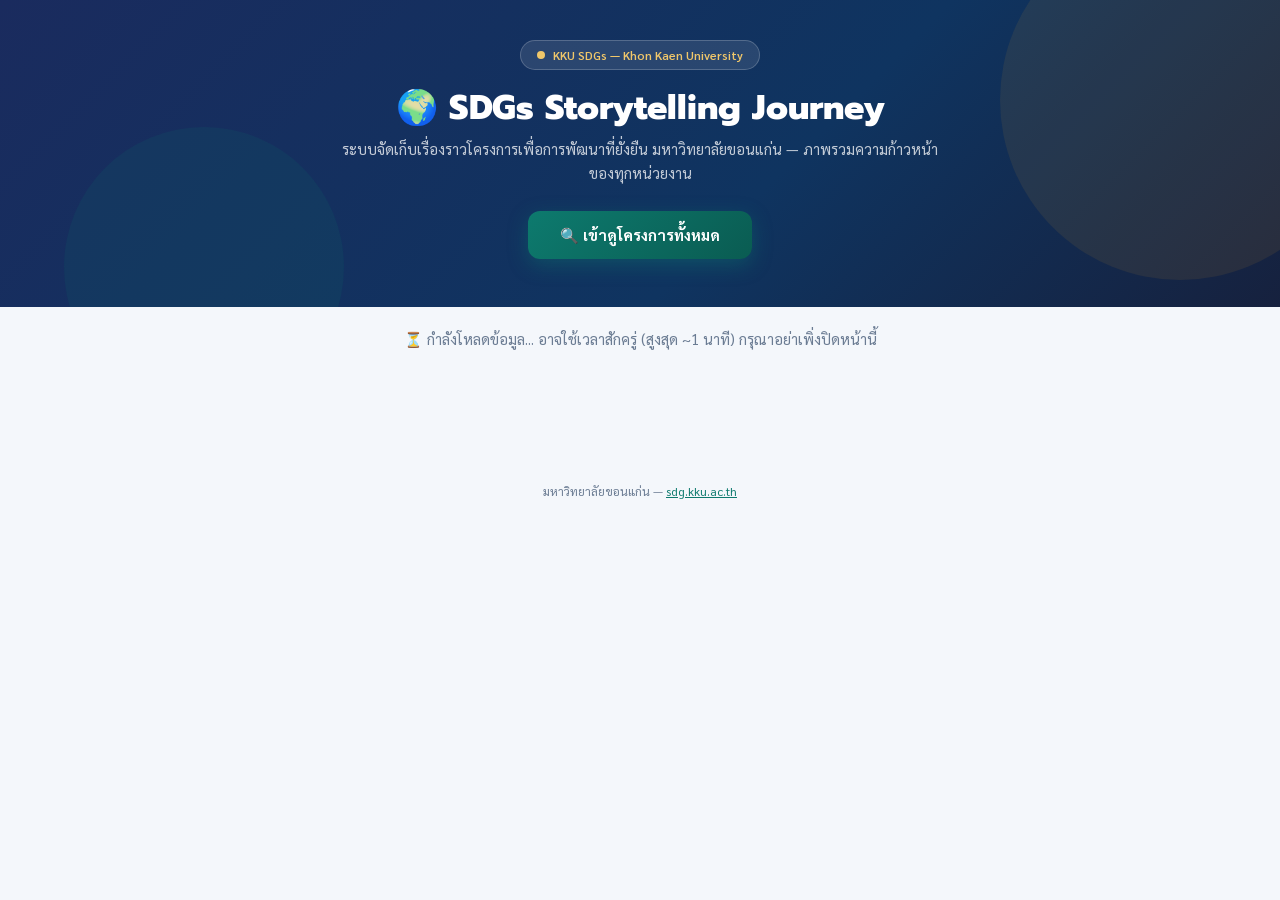
<file: index.html>
<!DOCTYPE html>
<html lang="th">
<head>
  <meta charset="UTF-8">
  <meta name="viewport" content="width=device-width, initial-scale=1.0">
  <title>SDGs Storytelling Journey — ภาพรวมระบบ</title>
  <link href="https://fonts.googleapis.com/css2?family=Sarabun:wght@300;400;500;600;700;800&family=Prompt:wght@300;400;600;700;800&display=swap" rel="stylesheet">
  <link rel="stylesheet" href="styles.css">
  <style>
    body{background:var(--kku-light);}
    .ov-header{background:linear-gradient(135deg,var(--kku-navy) 0%,#0f3460 60%,#16213e 100%);padding:40px 0 48px;position:relative;overflow:hidden;}
    .ov-header::before{content:'';position:absolute;top:-80px;right:-80px;width:360px;height:360px;border-radius:50%;background:rgba(200,146,42,0.1);}
    .ov-header::after{content:'';position:absolute;bottom:-100px;left:5%;width:280px;height:280px;border-radius:50%;background:rgba(13,122,110,0.12);}
    .ov-header-inner{max-width:1040px;margin:0 auto;padding:0 24px;position:relative;z-index:1;text-align:center;}
    .ov-badge{display:inline-flex;align-items:center;gap:8px;background:rgba(255,255,255,0.1);border:1px solid rgba(255,255,255,0.2);padding:6px 16px;border-radius:30px;font-size:12px;font-weight:600;color:#f0c76a;margin-bottom:18px;}
    .ov-badge .dot{width:8px;height:8px;border-radius:50%;background:#f0c76a;}
    .ov-title{font-family:'Prompt',sans-serif;font-size:34px;font-weight:800;color:#fff;margin-bottom:8px;line-height:1.2;}
    .ov-title span{color:#f0c76a;}
    .ov-subtitle{font-size:15px;color:rgba(255,255,255,0.75);max-width:600px;margin:0 auto 26px;line-height:1.6;}
    .ov-cta{display:inline-flex;align-items:center;gap:8px;background:linear-gradient(135deg,var(--kku-teal),#0a5c52);color:#fff;padding:14px 32px;border-radius:12px;font-family:'Sarabun',sans-serif;font-size:15px;font-weight:700;text-decoration:none;transition:all 0.2s;box-shadow:0 6px 20px rgba(13,122,110,0.4);border:none;cursor:pointer;}
    .ov-cta:hover{transform:translateY(-2px);box-shadow:0 10px 28px rgba(13,122,110,0.5);}

    .ov-main{max-width:1040px;margin:-28px auto 0;padding:0 24px 60px;position:relative;z-index:2;}

    /* Big stat cards */
    .ov-stats{display:grid;grid-template-columns:repeat(3,1fr);gap:16px;margin-bottom:28px;}
    .ov-stat{background:#fff;border-radius:16px;padding:26px 20px;text-align:center;border:1px solid var(--kku-border);box-shadow:0 4px 16px rgba(26,43,94,0.06);}
    .ov-stat-icon{width:52px;height:52px;border-radius:14px;display:flex;align-items:center;justify-content:center;font-size:24px;margin:0 auto 12px;}
    .ov-stat-val{font-family:'Prompt',sans-serif;font-size:38px;font-weight:800;color:var(--kku-navy);line-height:1;}
    .ov-stat-lbl{font-size:13px;color:var(--kku-gray);margin-top:6px;font-weight:500;}

    /* Panels */
    .ov-panel{background:#fff;border-radius:16px;padding:24px;border:1px solid var(--kku-border);box-shadow:0 4px 16px rgba(26,43,94,0.06);margin-bottom:20px;}
    .ov-panel h2{font-family:'Prompt',sans-serif;font-size:17px;font-weight:700;color:var(--kku-navy);margin-bottom:18px;display:flex;align-items:center;gap:8px;}

    /* SDG bar chart */
    .sdg-chart{display:flex;flex-direction:column;gap:8px;}
    .sdg-bar-row{display:flex;align-items:center;gap:10px;}
    .sdg-bar-label{width:32px;height:26px;border-radius:6px;display:flex;align-items:center;justify-content:center;font-size:11px;font-weight:800;color:#fff;flex-shrink:0;}
    .sdg-bar-track{flex:1;height:22px;background:#f0f3f8;border-radius:11px;overflow:hidden;position:relative;}
    .sdg-bar-fill{height:100%;border-radius:11px;transition:width 0.8s ease;min-width:2px;}
    .sdg-bar-count{width:32px;text-align:right;font-family:'Prompt',sans-serif;font-weight:700;color:var(--kku-navy);font-size:14px;flex-shrink:0;}

    /* Unit list */
    .unit-grid{display:grid;grid-template-columns:repeat(auto-fill,minmax(280px,1fr));gap:10px;}
    .unit-item{display:flex;justify-content:space-between;align-items:center;padding:12px 16px;background:var(--kku-light);border-radius:10px;border:1px solid var(--kku-border);}
    .unit-name{font-size:13px;color:#333;overflow:hidden;text-overflow:ellipsis;white-space:nowrap;}
    .unit-count{font-family:'Prompt',sans-serif;font-weight:800;color:var(--kku-teal);font-size:16px;margin-left:10px;flex-shrink:0;}

    .ov-loading{text-align:center;padding:50px;color:var(--kku-gray);font-size:15px;}
    .ov-footer{text-align:center;padding:24px;font-size:12px;color:var(--kku-gray);}

    @media(max-width:720px){
      .ov-stats{grid-template-columns:1fr;}
      .ov-title{font-size:26px;}
      .unit-grid{grid-template-columns:1fr;}
    }
  </style>
</head>
<body>

<div class="ov-header">
  <div class="ov-header-inner">
    <div class="ov-badge"><span class="dot"></span> KKU SDGs — Khon Kaen University</div>
    <h1 class="ov-title">🌍 SDGs Storytelling Journey</h1>
    <p class="ov-subtitle">ระบบจัดเก็บเรื่องราวโครงการเพื่อการพัฒนาที่ยั่งยืน มหาวิทยาลัยขอนแก่น — ภาพรวมความก้าวหน้าของทุกหน่วยงาน</p>
    <a href="login.html" class="ov-cta">🔍 เข้าดูโครงการทั้งหมด</a>
  </div>
</div>

<div class="ov-main">
  <div id="ovContent">
    <div class="ov-loading">⏳ กำลังโหลดข้อมูลภาพรวม...</div>
  </div>
</div>

<div class="ov-footer">
  มหาวิทยาลัยขอนแก่น — <a href="https://sdg.kku.ac.th" style="color:var(--kku-teal)">sdg.kku.ac.th</a>
</div>

<script>
const API_URL = 'https://script.google.com/macros/s/AKfycbz3GW1VJu64Km4n9rypJGkpVUV67hJTUNVjgd6P4mC_xLfkzTocqQq1fVTcHf-sWgGz/exec';

const sdgColors = {1:'#e5243b',2:'#dda63a',3:'#4c9f38',4:'#c5192d',5:'#ff3a21',6:'#26bde2',
  7:'#fcc30b',8:'#a21942',9:'#fd6925',10:'#dd1367',11:'#fd9d24',12:'#bf8b2e',
  13:'#3f7e44',14:'#0a97d9',15:'#56c02b',16:'#00689d',17:'#19486a'};
const sdgNames = {1:'ขจัดความยากจน',2:'ขจัดความหิวโหย',3:'สุขภาพที่ดี',4:'การศึกษา',5:'ความเท่าเทียมเพศ',6:'น้ำสะอาด',7:'พลังงานสะอาด',8:'งานที่มีคุณค่า',9:'นวัตกรรม',10:'ลดความเหลื่อมล้ำ',11:'เมืองยั่งยืน',12:'การผลิตยั่งยืน',13:'สภาพภูมิอากาศ',14:'ทรัพยากรทะเล',15:'ระบบนิเวศบนบก',16:'สันติภาพ',17:'ความร่วมมือ'};

// ── ยิง API แบบลองซ้ำอัตโนมัติ (กัน cold start / โหลดครั้งแรกไม่ทัน) ──
async function fetchJSONRetry(url, options, onAttempt) {
  const maxTries = 2;
  let lastErr;
  for (let attempt = 1; attempt <= maxTries; attempt++) {
    if (onAttempt) onAttempt(attempt, maxTries);
    try {
      const controller = new AbortController();
      const timer = setTimeout(() => controller.abort(), 90000);
      // กันแคช: เติมตัวเลขเวลาท้าย URL + no-store เพื่อไม่ให้เบราว์เซอร์ส่งคำตอบเก่า
      const bustedUrl = url + (url.indexOf('?') >= 0 ? '&' : '?') + '_ts=' + Date.now();
      const res = await fetch(bustedUrl, Object.assign({ signal: controller.signal, cache: 'no-store' }, options || {}));
      clearTimeout(timer);
      const text = await res.text();
      const trimmed = (text || '').trim();
      if (trimmed.startsWith('<')) throw new Error('ระบบยังตอบไม่พร้อม (HTML)');
      return JSON.parse(trimmed);
    } catch (e) {
      lastErr = e;
      if (attempt < maxTries) await new Promise(r => setTimeout(r, 4000));
    }
  }
  throw lastErr;
}

async function loadStats() {
  try {
    const d = await fetchJSONRetry(API_URL + '?action=getStats', null, function(attempt) {
      const msg = attempt === 1 ? '⏳ กำลังโหลดข้อมูล... อาจใช้เวลาสักครู่ (สูงสุด ~1 นาที) กรุณาอย่าเพิ่งปิดหน้านี้' : '⏳ กำลังโหลดข้อมูล... (ลองอีกครั้ง ' + attempt + ')';
      document.getElementById('ovContent').innerHTML = '<div class="ov-loading">' + msg + '</div>';
    });
    if (d.status !== 'success') {
      document.getElementById('ovContent').innerHTML = '<div class="ov-loading">❌ โหลดข้อมูลไม่สำเร็จ <button onclick="loadStats()" style="margin-left:8px;padding:6px 14px;border:1px solid var(--kku-border);border-radius:8px;background:#fff;cursor:pointer;font-family:Sarabun,sans-serif;">🔄 ลองใหม่</button></div>';
      return;
    }
    renderStats(d);
  } catch (e) {
    document.getElementById('ovContent').innerHTML = '<div class="ov-loading">❌ โหลดข้อมูลไม่สำเร็จ — กรุณารีเฟรชหน้าเว็บไซต์ <button onclick="loadStats()" style="margin-left:8px;padding:6px 14px;border:1px solid var(--kku-border);border-radius:8px;background:#fff;cursor:pointer;font-family:Sarabun,sans-serif;">🔄 ลองใหม่</button></div>';
  }
}

function renderStats(d) {
  let html = '';

  // 3 big stats
  html += '<div class="ov-stats">';
  html += '<div class="ov-stat"><div class="ov-stat-icon" style="background:rgba(13,122,110,0.1);">📊</div><div class="ov-stat-val">' + d.total + '</div><div class="ov-stat-lbl">โครงการทั้งหมด</div></div>';
  html += '<div class="ov-stat"><div class="ov-stat-icon" style="background:rgba(200,146,42,0.12);">🏫</div><div class="ov-stat-val">' + d.units + '</div><div class="ov-stat-lbl">หน่วยงาน/คณะ ที่เข้าร่วม</div></div>';
  html += '<div class="ov-stat"><div class="ov-stat-icon" style="background:rgba(41,128,185,0.1);">🌐</div><div class="ov-stat-val">' + d.sdgCovered + '</div><div class="ov-stat-lbl">SDGs ที่ครอบคลุม (จาก 17)</div></div>';
  html += '</div>';

  // SDG chart
  html += '<div class="ov-panel"><h2>📈 จำนวนโครงการแยกตามเป้าหมาย SDGs</h2><div class="sdg-chart">';
  const maxSdg = Math.max(...Object.values(d.sdgCounts), 1);
  for (let i = 1; i <= 17; i++) {
    const c = d.sdgCounts[i] || 0;
    const pct = (c / maxSdg * 100).toFixed(1);
    const txtColor = (i===7||i===11) ? '#333' : '#fff';
    html += '<div class="sdg-bar-row">' +
      '<div class="sdg-bar-label" style="background:' + sdgColors[i] + ';color:' + txtColor + '">' + i + '</div>' +
      '<div style="width:130px;font-size:11px;color:#6b7c93;flex-shrink:0;overflow:hidden;text-overflow:ellipsis;white-space:nowrap;">' + sdgNames[i] + '</div>' +
      '<div class="sdg-bar-track"><div class="sdg-bar-fill" style="width:' + pct + '%;background:' + sdgColors[i] + '"></div></div>' +
      '<div class="sdg-bar-count">' + c + '</div></div>';
  }
  html += '</div></div>';

  // Unit counts
  const units = Object.entries(d.unitCounts).sort((a,b) => b[1]-a[1]);
  if (units.length > 0) {
    html += '<div class="ov-panel"><h2>🏫 จำนวนโครงการแยกตามหน่วยงาน/คณะ</h2><div class="unit-grid">';
    units.forEach(([name, count]) => {
      html += '<div class="unit-item"><div class="unit-name">' + name + '</div><div class="unit-count">' + count + '</div></div>';
    });
    html += '</div></div>';
  }

  document.getElementById('ovContent').innerHTML = html;
}

loadStats();
</script>
</body>
</html>
</file>
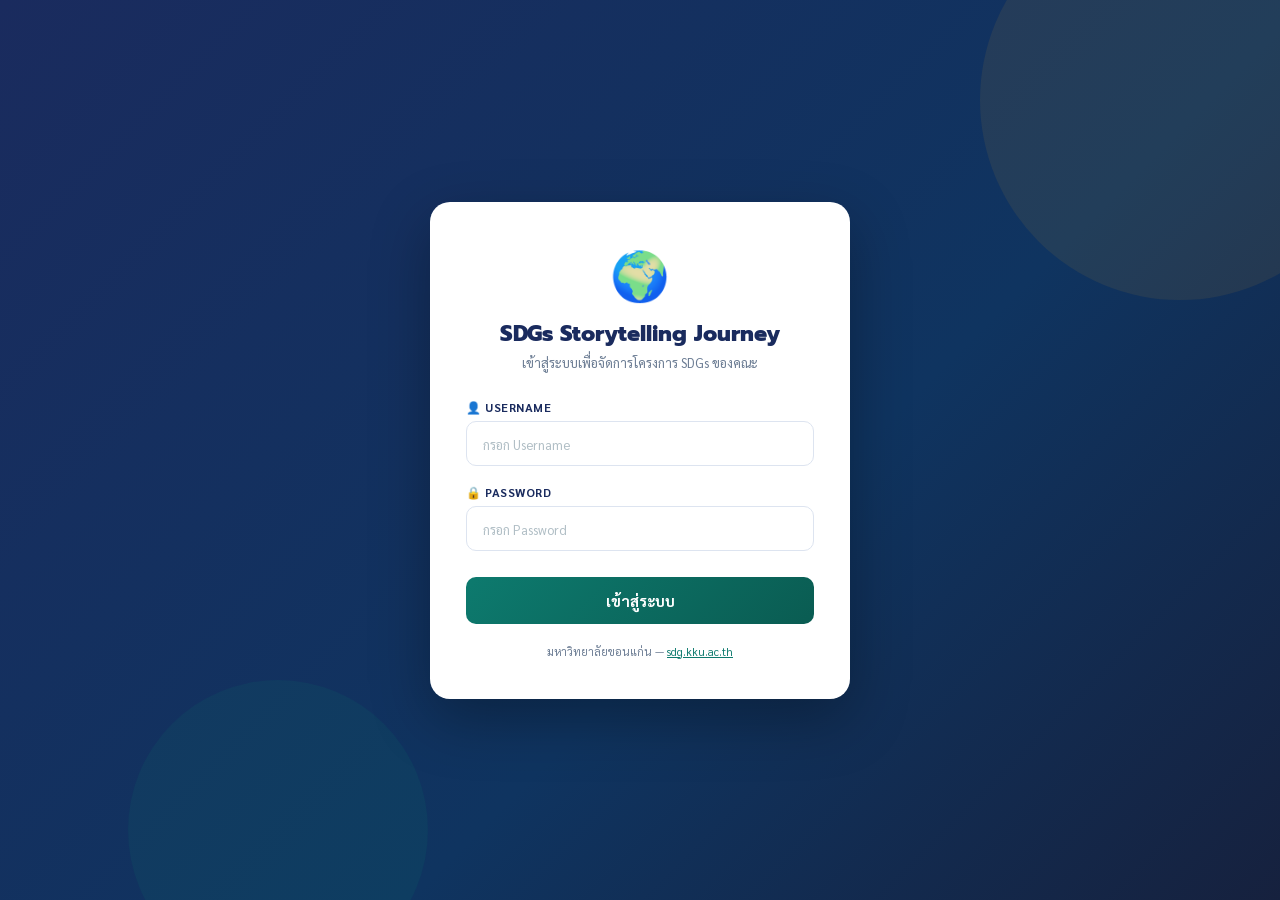
<file: browse.html>
<!DOCTYPE html>
<html lang="th">
<head>
  <meta charset="UTF-8">
  <meta name="viewport" content="width=device-width, initial-scale=1.0">
  <title>ดูโครงการทั้งหมด — SDGs Storytelling Journey</title>
  <link href="https://fonts.googleapis.com/css2?family=Sarabun:wght@300;400;500;600;700;800&family=Prompt:wght@300;400;600;700;800&display=swap" rel="stylesheet">
  <link rel="stylesheet" href="styles.css">
  <style>
    .dash-header{background:linear-gradient(135deg,#2980b9 0%,#1f6391 100%);padding:20px 0;position:relative;overflow:hidden;}
    .dash-header::before{content:'';position:absolute;top:-40px;right:-60px;width:250px;height:250px;border-radius:50%;background:rgba(255,255,255,0.08);}
    .dash-header-inner{max-width:960px;margin:0 auto;padding:0 20px;display:flex;align-items:center;justify-content:space-between;position:relative;z-index:1;}
    .dash-header-left h1{font-family:'Prompt',sans-serif;font-size:20px;font-weight:800;color:#fff;margin-bottom:2px;}
    .dash-header-left p{font-size:12px;color:rgba(255,255,255,0.7);}
    .dash-user{display:flex;align-items:center;gap:12px;}
    .dash-user-info{text-align:right;}
    .dash-user-name{font-size:13px;font-weight:700;color:#fff;}
    .dash-user-role{font-size:10px;color:rgba(255,255,255,0.6);}
    .dash-logout{padding:8px 16px;background:rgba(255,255,255,0.15);border:1px solid rgba(255,255,255,0.25);color:white;border-radius:8px;font-size:12px;font-weight:600;cursor:pointer;transition:all 0.2s;font-family:'Sarabun',sans-serif;}
    .dash-logout:hover{background:rgba(231,76,60,0.85);border-color:transparent;}
    .dash-main{max-width:960px;margin:0 auto;padding:24px 20px 60px;}

    .browse-banner{background:linear-gradient(135deg,#eaf4fb,#f4f9fd);border:1px solid #cfe5f5;border-radius:12px;padding:14px 18px;margin-bottom:20px;display:flex;align-items:center;gap:10px;}
    .browse-banner .icon{font-size:22px;}
    .browse-banner .txt{font-size:13px;color:#1f6391;line-height:1.5;}
    .browse-banner strong{color:#154866;}

    .go-manage{display:inline-flex;align-items:center;gap:6px;padding:10px 20px;background:linear-gradient(135deg,var(--kku-teal),#0a5c52);color:white;border:none;border-radius:10px;font-family:'Sarabun',sans-serif;font-size:13px;font-weight:700;cursor:pointer;text-decoration:none;transition:all 0.2s;box-shadow:0 4px 14px rgba(13,122,110,0.3);}
    .go-manage:hover{transform:translateY(-2px);box-shadow:0 6px 20px rgba(13,122,110,0.4);}

    .dash-stats{display:grid;grid-template-columns:repeat(3,1fr);gap:14px;margin-bottom:24px;}
    .dash-stat{background:white;border-radius:14px;padding:18px;text-align:center;border:1px solid var(--kku-border);box-shadow:var(--shadow-sm);}
    .dash-stat .val{font-family:'Prompt',sans-serif;font-size:28px;font-weight:800;color:var(--kku-navy);}
    .dash-stat .lbl{font-size:11px;color:var(--kku-gray);margin-top:4px;}

    .filter-panel{background:white;border-radius:14px;padding:18px;border:1px solid var(--kku-border);box-shadow:var(--shadow-sm);margin-bottom:16px;}
    .filter-row{display:flex;gap:10px;flex-wrap:wrap;align-items:flex-end;}
    .filter-group{flex:1;min-width:170px;}
    .filter-group label{display:block;font-size:10px;font-weight:700;color:var(--kku-gray);text-transform:uppercase;letter-spacing:0.5px;margin-bottom:4px;}
    .filter-group input,.filter-group select{width:100%;padding:8px 12px;border:1.5px solid var(--kku-border);border-radius:8px;font-family:'Sarabun',sans-serif;font-size:13px;outline:none;transition:border-color 0.2s;}
    .filter-group input:focus,.filter-group select:focus{border-color:#2980b9;}
    .filter-sdg-row{display:flex;gap:4px;flex-wrap:wrap;margin-top:8px;}
    .filter-sdg-btn{width:32px;height:32px;border-radius:6px;border:none;cursor:pointer;font-size:10px;font-weight:800;color:white;opacity:0.35;transition:all 0.15s;}
    .filter-sdg-btn:hover{opacity:0.7;transform:scale(1.1);}
    .filter-sdg-btn.active{opacity:1;box-shadow:0 2px 8px rgba(0,0,0,0.25);transform:scale(1.1);}
    .filter-reset{padding:8px 16px;background:var(--kku-light);border:1px solid var(--kku-border);border-radius:8px;font-size:12px;font-weight:600;cursor:pointer;font-family:'Sarabun',sans-serif;color:var(--kku-gray);transition:all 0.2s;align-self:flex-end;white-space:nowrap;}
    .filter-reset:hover{background:#fff5f5;color:#e74c3c;border-color:#ffd7d7;}
    .filter-count{font-size:12px;color:var(--kku-gray);margin-bottom:10px;padding:6px 0;}
    .filter-count strong{color:var(--kku-navy);}

    .dash-toolbar{display:flex;justify-content:space-between;align-items:center;margin-bottom:16px;}
    .dash-toolbar h2{font-family:'Prompt',sans-serif;font-size:16px;font-weight:700;color:var(--kku-navy);}

    .project-list{display:flex;flex-direction:column;gap:12px;}
    .project-card{background:white;border-radius:14px;padding:20px;border:1px solid var(--kku-border);box-shadow:var(--shadow-sm);transition:all 0.2s;}
    .project-card:hover{box-shadow:var(--shadow-md);}
    .project-card-header{display:flex;justify-content:space-between;align-items:flex-start;margin-bottom:10px;}
    .project-id{font-family:'Prompt',sans-serif;font-size:11px;font-weight:700;color:#2980b9;background:rgba(41,128,185,0.08);padding:3px 10px;border-radius:20px;}
    .project-date{font-size:11px;color:var(--kku-gray);}
    .project-title{font-family:'Prompt',sans-serif;font-size:15px;font-weight:700;color:var(--kku-navy);margin-bottom:6px;}
    .project-meta{font-size:12px;color:var(--kku-gray);margin-bottom:10px;line-height:1.5;}
    .project-owner{display:inline-block;font-size:10px;color:#2980b9;background:rgba(41,128,185,0.08);padding:2px 8px;border-radius:10px;margin-left:4px;}
    .project-sdgs{display:flex;gap:4px;flex-wrap:wrap;margin-bottom:12px;}
    .project-sdg-tag{padding:2px 8px;border-radius:12px;font-size:10px;font-weight:700;color:white;}
    .project-actions{display:flex;gap:8px;padding-top:12px;border-top:1px solid var(--kku-border);}
    .btn-view{padding:7px 16px;border-radius:8px;font-size:12px;font-weight:600;cursor:pointer;font-family:'Sarabun',sans-serif;transition:all 0.2s;border:1.5px solid #d0e8f8;background:#f0f7ff;color:#2980b9;display:flex;align-items:center;gap:4px;}
    .btn-view:hover{background:#2980b9;color:white;}

    .empty-state{text-align:center;padding:60px 20px;color:var(--kku-gray);}
    .empty-state .emoji{font-size:48px;margin-bottom:12px;display:block;}
    .loading{text-align:center;padding:40px;color:var(--kku-gray);font-size:14px;}

    @media(max-width:640px){
      .dash-stats{grid-template-columns:1fr;}
      .dash-header-inner{flex-direction:column;gap:12px;text-align:center;}
      .dash-user{flex-direction:column;}.dash-user-info{text-align:center;}
      .filter-row{flex-direction:column;}.filter-group{min-width:100%;}
      .dash-toolbar{flex-direction:column;gap:12px;align-items:stretch;}
    }
  </style>
</head>
<body>

<div class="dash-header">
  <div class="dash-header-inner">
    <div class="dash-header-left">
      <h1>🔍 ดูโครงการทั้งหมด</h1>
      <p>โครงการ SDGs ของทุกหน่วยงาน — มหาวิทยาลัยขอนแก่น</p>
    </div>
    <div class="dash-user">
      <div class="dash-user-info">
        <div class="dash-user-name" id="userFaculty">-</div>
        <div class="dash-user-role" id="userName">-</div>
      </div>
      <button class="dash-logout" onclick="logout()">🚪 ออกจากระบบ</button>
    </div>
  </div>
</div>

<div class="dash-main">
  <div class="browse-banner">
    <span class="icon">👁️</span>
    <span class="txt"><strong>โหมดดูอย่างเดียว</strong> — คุณสามารถดูโครงการของทุกหน่วยงานเพื่อเป็นแนวทางในการกรอกของตัวเอง แต่ไม่สามารถแก้ไขได้ · หากต้องการจัดการโครงการของตัวเอง กดปุ่ม "จัดการโครงการของฉัน"</span>
  </div>

  <div class="dash-stats">
    <div class="dash-stat"><div class="val" id="statTotal">-</div><div class="lbl">โครงการทั้งหมด</div></div>
    <div class="dash-stat"><div class="val" id="statUnits">-</div><div class="lbl">หน่วยงาน/คณะ</div></div>
    <div class="dash-stat"><div class="val" id="statSDGs">-</div><div class="lbl">SDGs ที่ครอบคลุม</div></div>
  </div>

  <!-- Filters -->
  <div class="filter-panel">
    <div class="filter-row">
      <div class="filter-group" style="flex:2;">
        <label>🔍 ค้นหาชื่อโครงการ</label>
        <input type="text" id="filterSearch" placeholder="พิมพ์ชื่อโครงการ..." oninput="applyFilters()">
      </div>
      <div class="filter-group">
        <label>🏫 คณะ / หน่วยงาน</label>
        <select id="filterFaculty" onchange="applyFilters()"><option value="">ทั้งหมด</option></select>
      </div>
      <div class="filter-group" style="flex:0.6;">
        <label>↕️ เรียงตาม</label>
        <select id="filterSort" onchange="applyFilters()">
          <option value="newest">ใหม่สุด</option>
          <option value="oldest">เก่าสุด</option>
          <option value="name-az">ชื่อ ก→ฮ</option>
          <option value="name-za">ชื่อ ฮ→ก</option>
          <option value="activities">กิจกรรมมากสุด</option>
        </select>
      </div>
      <button class="filter-reset" onclick="resetFilters()">✕ ล้างตัวกรอง</button>
    </div>
    <div style="margin-top:10px;">
      <label style="font-size:10px;font-weight:700;color:var(--kku-gray);text-transform:uppercase;letter-spacing:0.5px;">🌐 กรอง SDGs (คลิกเลือกได้หลายข้อ)</label>
      <div class="filter-sdg-row" id="filterSdgRow"></div>
    </div>
  </div>

  <div class="filter-count" id="filterCount"></div>

  <div class="dash-toolbar">
    <h2>📋 รายการโครงการทั้งหมด</h2>
    <a href="login2.html" class="go-manage">✏️ จัดการโครงการของฉัน →</a>
  </div>

  <div class="project-list" id="projectList">
    <div class="loading">⏳ กำลังโหลดข้อมูล...</div>
  </div>
</div>

<script>
const API_URL = 'https://script.google.com/macros/s/AKfycbz3GW1VJu64Km4n9rypJGkpVUV67hJTUNVjgd6P4mC_xLfkzTocqQq1fVTcHf-sWgGz/exec';

const sdgColors = {1:'#e5243b',2:'#dda63a',3:'#4c9f38',4:'#c5192d',5:'#ff3a21',6:'#26bde2',
  7:'#fcc30b',8:'#a21942',9:'#fd6925',10:'#dd1367',11:'#fd9d24',12:'#bf8b2e',
  13:'#3f7e44',14:'#0a97d9',15:'#56c02b',16:'#00689d',17:'#19486a'};

let allProjects = [];
let filterSdgs = [];

const user = JSON.parse(sessionStorage.getItem('sdg_browse_user') || 'null');
if (!user) {
  window.location.href = 'login.html';
} else {
  document.getElementById('userFaculty').textContent = user.faculty_name;
  document.getElementById('userName').textContent = '👤 ' + user.username;
  buildSdgFilterButtons();
  loadAllProjects();
}

function buildSdgFilterButtons() {
  const row = document.getElementById('filterSdgRow');
  for (let i = 1; i <= 17; i++) {
    const btn = document.createElement('button');
    btn.className = 'filter-sdg-btn';
    btn.style.background = sdgColors[i];
    if (i === 7 || i === 11) btn.style.color = '#333';
    btn.textContent = i;
    btn.dataset.sdg = i;
    btn.onclick = function() {
      const n = parseInt(this.dataset.sdg);
      const idx = filterSdgs.indexOf(n);
      if (idx === -1) { filterSdgs.push(n); this.classList.add('active'); }
      else { filterSdgs.splice(idx, 1); this.classList.remove('active'); }
      applyFilters();
    };
    row.appendChild(btn);
  }
}

// ── ยิง API แบบลองซ้ำอัตโนมัติ (กัน cold start / โหลดครั้งแรกไม่ทัน) ──
async function fetchJSONRetry(url, options, onAttempt) {
  const maxTries = 2;
  let lastErr;
  for (let attempt = 1; attempt <= maxTries; attempt++) {
    if (onAttempt) onAttempt(attempt, maxTries);
    try {
      const controller = new AbortController();
      const timer = setTimeout(() => controller.abort(), 90000);
      // กันแคช: เติมตัวเลขเวลาท้าย URL + no-store เพื่อไม่ให้เบราว์เซอร์ส่งคำตอบเก่า
      const bustedUrl = url + (url.indexOf('?') >= 0 ? '&' : '?') + '_ts=' + Date.now();
      const res = await fetch(bustedUrl, Object.assign({ signal: controller.signal, cache: 'no-store' }, options || {}));
      clearTimeout(timer);
      const text = await res.text();
      const trimmed = (text || '').trim();
      if (trimmed.startsWith('<')) throw new Error('ระบบยังตอบไม่พร้อม (HTML)');
      return JSON.parse(trimmed);
    } catch (e) {
      lastErr = e;
      if (attempt < maxTries) await new Promise(r => setTimeout(r, 4000));
    }
  }
  throw lastErr;
}

async function loadAllProjects() {
  try {
    const result = await fetchJSONRetry(API_URL + '?action=getAllProjects', null, function(attempt) {
      const msg = attempt === 1 ? '⏳ กำลังโหลดข้อมูล... อาจใช้เวลาสักครู่ (สูงสุด ~1 นาที) กรุณาอย่าเพิ่งปิดหน้านี้' : '⏳ กำลังโหลดข้อมูล... (ลองอีกครั้ง ' + attempt + ')';
      document.getElementById('projectList').innerHTML = '<div class="loading">' + msg + '</div>';
    });
    if (result.status === 'success') {
      allProjects = result.projects;
      buildFilterDropdowns();
      updateStats(allProjects);
      applyFilters();
    } else {
      document.getElementById('projectList').innerHTML = '<div class="empty-state"><span class="emoji">❌</span><p>' + result.message + '</p></div>';
    }
  } catch (error) {
    document.getElementById('projectList').innerHTML = '<div class="empty-state"><span class="emoji">❌</span><p>โหลดข้อมูลไม่สำเร็จ — กรุณารีเฟรชหน้าเว็บไซต์</p><button onclick="loadAllProjects()" style="margin-top:12px;padding:8px 18px;border:1px solid var(--kku-border);border-radius:8px;background:#fff;cursor:pointer;font-family:Sarabun,sans-serif;font-weight:600;">🔄 ลองใหม่</button></div>';
  }
}

function buildFilterDropdowns() {
  const faculties = [...new Set(allProjects.map(p => p.kku_unit).filter(Boolean))].sort();
  const fSel = document.getElementById('filterFaculty');
  fSel.innerHTML = '<option value="">ทั้งหมด</option>' + faculties.map(f => '<option value="' + f + '">' + f + '</option>').join('');
}

function updateStats(projects) {
  document.getElementById('statTotal').textContent = projects.length;
  const unitSet = new Set(projects.map(p => p.kku_unit).filter(Boolean));
  document.getElementById('statUnits').textContent = unitSet.size;
  const sdgSet = new Set();
  projects.forEach(p => { if (p.sdgs) p.sdgs.toString().split(',').forEach(s => { if (s.trim()) sdgSet.add(s.trim()); }); });
  document.getElementById('statSDGs').textContent = sdgSet.size;
}

function applyFilters() {
  const search = document.getElementById('filterSearch').value.trim().toLowerCase();
  const faculty = document.getElementById('filterFaculty').value;
  const sort = document.getElementById('filterSort').value;

  let filtered = allProjects.filter(p => {
    if (search && !(p.project_title || '').toLowerCase().includes(search) && !(p.sdg_id || '').toLowerCase().includes(search)) return false;
    if (faculty && (p.kku_unit || '') !== faculty) return false;
    if (filterSdgs.length > 0) {
      const pSdgs = p.sdgs ? p.sdgs.toString().split(',').map(s => parseInt(s.trim())).filter(n => n > 0) : [];
      if (!filterSdgs.some(s => pSdgs.includes(s))) return false;
    }
    return true;
  });

  filtered.sort((a, b) => {
    switch (sort) {
      case 'name-az': return (a.project_title || '').localeCompare(b.project_title || '', 'th');
      case 'name-za': return (b.project_title || '').localeCompare(a.project_title || '', 'th');
      case 'activities': return (parseInt(b.activity_count) || 0) - (parseInt(a.activity_count) || 0);
      default: return 0;
    }
  });
  if (sort === 'newest') filtered.reverse();

  const hasFilter = search || faculty || filterSdgs.length > 0;
  document.getElementById('filterCount').innerHTML = hasFilter
    ? 'แสดง <strong>' + filtered.length + '</strong> จาก ' + allProjects.length + ' โครงการ'
    : '';

  renderProjectCards(filtered);
}

function resetFilters() {
  document.getElementById('filterSearch').value = '';
  document.getElementById('filterFaculty').value = '';
  document.getElementById('filterSort').value = 'newest';
  filterSdgs = [];
  document.querySelectorAll('.filter-sdg-btn').forEach(b => b.classList.remove('active'));
  applyFilters();
}

function renderProjectCards(projects) {
  const listDiv = document.getElementById('projectList');
  if (projects.length === 0) {
    listDiv.innerHTML = '<div class="empty-state"><span class="emoji">📭</span><p>ไม่พบโครงการที่ตรงกับตัวกรอง</p></div>';
    return;
  }
  listDiv.innerHTML = projects.map(p => {
    const sdgTags = p.sdgs ? p.sdgs.toString().split(',').filter(s => s.trim()).map(s => {
      const n = parseInt(s.trim());
      return '<span class="project-sdg-tag" style="background:' + (sdgColors[n] || '#999') + '">' + n + '</span>';
    }).join('') : '';
    return '<div class="project-card">' +
      '<div class="project-card-header"><span class="project-id">' + p.sdg_id + '</span><span class="project-date">' + p.timestamp + '</span></div>' +
      '<div class="project-title">' + (p.project_title || 'ไม่ระบุชื่อ') + '</div>' +
      '<div class="project-meta">🏫 ' + (p.kku_unit || '-') + ' · 👤 ' + (p.lead_person || '-') + ' · 📊 กิจกรรม ' + (p.activity_count || 0) + ' รายการ</div>' +
      (sdgTags ? '<div class="project-sdgs">' + sdgTags + '</div>' : '') +
      '<div class="project-actions">' +
      '<button class="btn-view" onclick="viewProject(\'' + p.sdg_id + '\')">📄 ดู Story Card</button>' +
      '</div></div>';
  }).join('');
}

function viewProject(sdgId) {
  window.location.href = 'index-sdgs.html?view=' + sdgId;
}

function logout() {
  sessionStorage.removeItem('sdg_browse_user');
  window.location.href = 'index.html';
}
</script>
</body>
</html>
</file>
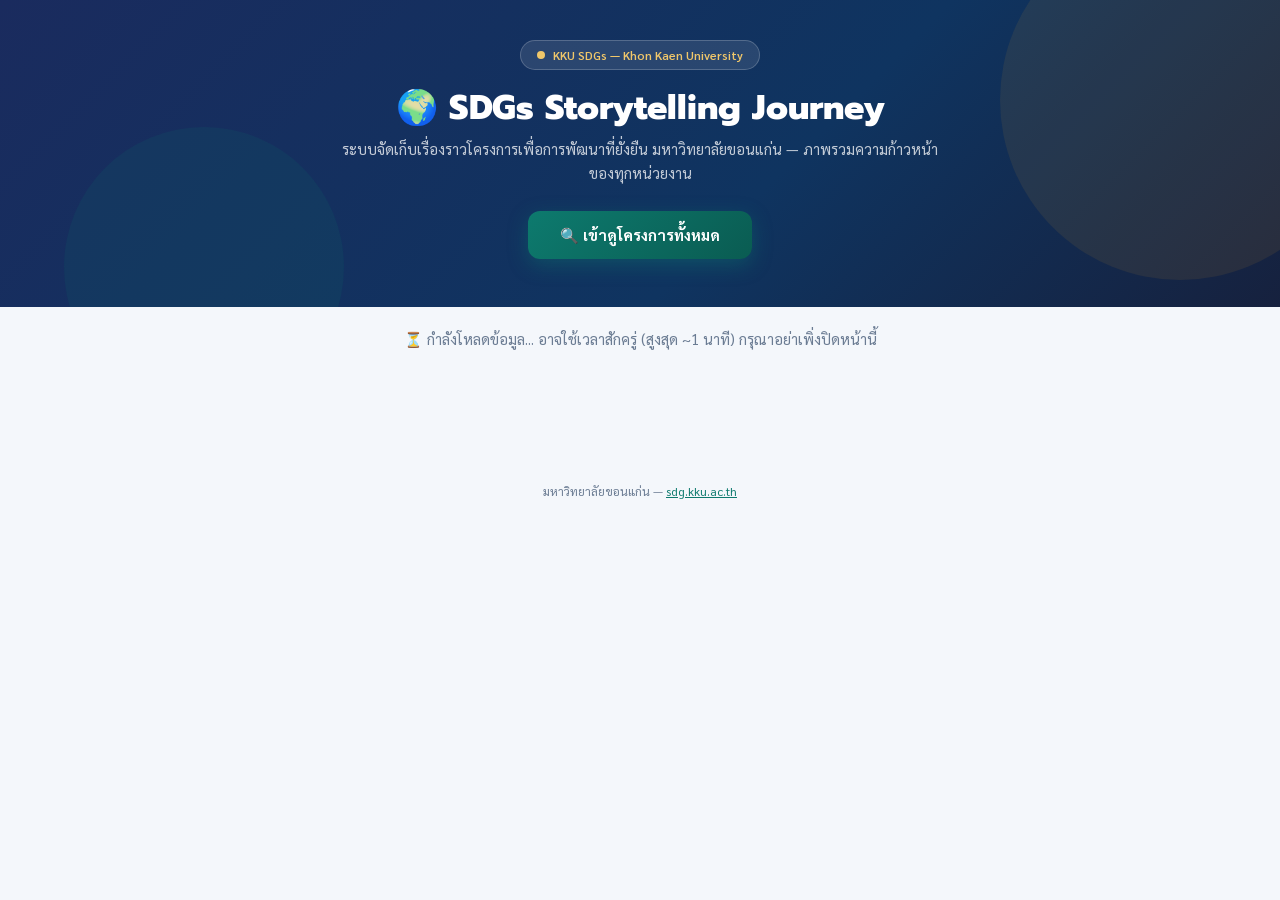
<file: dashboard.html>
<!DOCTYPE html>
<html lang="th">
<head>
  <meta charset="UTF-8">
  <meta name="viewport" content="width=device-width, initial-scale=1.0">
  <title>Dashboard — SDGs Storytelling Journey</title>
  <link href="https://fonts.googleapis.com/css2?family=Sarabun:wght@300;400;500;600;700;800&family=Prompt:wght@300;400;600;700;800&display=swap" rel="stylesheet">
  <link rel="stylesheet" href="styles.css">
  <style>
    .dash-header{background:linear-gradient(135deg,var(--kku-navy) 0%,#0f3460 100%);padding:20px 0;position:relative;overflow:hidden;}
    .dash-header::before{content:'';position:absolute;top:-40px;right:-60px;width:250px;height:250px;border-radius:50%;background:rgba(200,146,42,0.1);}
    .dash-header-inner{max-width:960px;margin:0 auto;padding:0 20px;display:flex;align-items:center;justify-content:space-between;position:relative;z-index:1;}
    .dash-header-left h1{font-family:'Prompt',sans-serif;font-size:20px;font-weight:800;color:#fff;margin-bottom:2px;}
    .dash-header-left p{font-size:12px;color:rgba(255,255,255,0.6);}
    .dash-user{display:flex;align-items:center;gap:12px;}
    .dash-user-info{text-align:right;}
    .dash-user-name{font-size:13px;font-weight:700;color:#f0c76a;}
    .dash-user-role{font-size:10px;color:rgba(255,255,255,0.5);}
    .dash-logout{padding:8px 16px;background:rgba(255,255,255,0.1);border:1px solid rgba(255,255,255,0.2);color:white;border-radius:8px;font-size:12px;font-weight:600;cursor:pointer;transition:all 0.2s;font-family:'Sarabun',sans-serif;}
    .dash-logout:hover{background:rgba(231,76,60,0.8);border-color:transparent;}
    .dash-main{max-width:960px;margin:0 auto;padding:24px 20px 60px;}
    .dash-stats{display:grid;grid-template-columns:repeat(3,1fr);gap:14px;margin-bottom:24px;}
    .dash-stat{background:white;border-radius:14px;padding:18px;text-align:center;border:1px solid var(--kku-border);box-shadow:var(--shadow-sm);}
    .dash-stat .val{font-family:'Prompt',sans-serif;font-size:28px;font-weight:800;color:var(--kku-navy);}
    .dash-stat .lbl{font-size:11px;color:var(--kku-gray);margin-top:4px;}
    .dash-toolbar{display:flex;justify-content:space-between;align-items:center;margin-bottom:16px;}
    .dash-toolbar h2{font-family:'Prompt',sans-serif;font-size:16px;font-weight:700;color:var(--kku-navy);}
    .dash-add-btn{padding:10px 20px;background:linear-gradient(135deg,var(--kku-teal),#0a5c52);color:white;border:none;border-radius:10px;font-family:'Sarabun',sans-serif;font-size:13px;font-weight:700;cursor:pointer;display:flex;align-items:center;gap:6px;transition:all 0.2s;box-shadow:0 4px 14px rgba(13,122,110,0.3);}
    .dash-add-btn:hover{transform:translateY(-2px);box-shadow:0 6px 20px rgba(13,122,110,0.4);}
    .project-list{display:flex;flex-direction:column;gap:12px;}
    .project-card{background:white;border-radius:14px;padding:20px;border:1px solid var(--kku-border);box-shadow:var(--shadow-sm);transition:all 0.2s;}
    .project-card:hover{box-shadow:var(--shadow-md);}
    .project-card-header{display:flex;justify-content:space-between;align-items:flex-start;margin-bottom:10px;}
    .project-id{font-family:'Prompt',sans-serif;font-size:11px;font-weight:700;color:var(--kku-teal);background:rgba(13,122,110,0.08);padding:3px 10px;border-radius:20px;}
    .project-date{font-size:11px;color:var(--kku-gray);}
    .project-title{font-family:'Prompt',sans-serif;font-size:15px;font-weight:700;color:var(--kku-navy);margin-bottom:6px;}
    .project-meta{font-size:12px;color:var(--kku-gray);margin-bottom:10px;line-height:1.5;}
    .project-sdgs{display:flex;gap:4px;flex-wrap:wrap;margin-bottom:12px;}
    .project-sdg-tag{padding:2px 8px;border-radius:12px;font-size:10px;font-weight:700;color:white;}
    .project-actions{display:flex;gap:8px;padding-top:12px;border-top:1px solid var(--kku-border);}
    .project-actions button{padding:7px 14px;border-radius:8px;font-size:12px;font-weight:600;cursor:pointer;font-family:'Sarabun',sans-serif;transition:all 0.2s;border:1.5px solid;display:flex;align-items:center;gap:4px;}
    .btn-view{background:#f0f7ff;color:#2980b9;border-color:#d0e8f8;}
    .btn-view:hover{background:#2980b9;color:white;}
    .btn-edit{background:#f0faf7;color:var(--kku-teal);border-color:#b8e8de;}
    .btn-edit:hover{background:var(--kku-teal);color:white;}
    .btn-delete{background:#fff5f5;color:#e74c3c;border-color:#ffd7d7;}
    .btn-delete:hover{background:#e74c3c;color:white;}
    .empty-state{text-align:center;padding:60px 20px;color:var(--kku-gray);}
    .empty-state .emoji{font-size:48px;margin-bottom:12px;display:block;}
    .empty-state p{font-size:14px;}
    .loading{text-align:center;padding:40px;color:var(--kku-gray);font-size:14px;}

    /* ── SEARCH & FILTERS ── */
    .filter-panel{background:white;border-radius:14px;padding:18px;border:1px solid var(--kku-border);box-shadow:var(--shadow-sm);margin-bottom:16px;}
    .filter-row{display:flex;gap:10px;flex-wrap:wrap;align-items:flex-end;}
    .filter-group{flex:1;min-width:180px;}
    .filter-group label{display:block;font-size:10px;font-weight:700;color:var(--kku-gray);text-transform:uppercase;letter-spacing:0.5px;margin-bottom:4px;}
    .filter-group input,.filter-group select{width:100%;padding:8px 12px;border:1.5px solid var(--kku-border);border-radius:8px;font-family:'Sarabun',sans-serif;font-size:13px;outline:none;transition:border-color 0.2s;}
    .filter-group input:focus,.filter-group select:focus{border-color:var(--kku-teal);}
    .filter-sdg-row{display:flex;gap:4px;flex-wrap:wrap;margin-top:8px;}
    .filter-sdg-btn{width:32px;height:32px;border-radius:6px;border:none;cursor:pointer;font-size:10px;font-weight:800;color:white;opacity:0.35;transition:all 0.15s;}
    .filter-sdg-btn:hover{opacity:0.7;transform:scale(1.1);}
    .filter-sdg-btn.active{opacity:1;box-shadow:0 2px 8px rgba(0,0,0,0.25);transform:scale(1.1);}
    .filter-reset{padding:8px 16px;background:var(--kku-light);border:1px solid var(--kku-border);border-radius:8px;font-size:12px;font-weight:600;cursor:pointer;font-family:'Sarabun',sans-serif;color:var(--kku-gray);transition:all 0.2s;align-self:flex-end;white-space:nowrap;}
    .filter-reset:hover{background:#fff5f5;color:#e74c3c;border-color:#ffd7d7;}
    .filter-count{font-size:12px;color:var(--kku-gray);margin-bottom:10px;padding:6px 0;}
    .filter-count strong{color:var(--kku-navy);}

    /* ── ADMIN PANELS ── */
    .admin-panels{display:grid;grid-template-columns:1fr 1fr;gap:14px;margin-bottom:20px;}
    .admin-panel{background:white;border-radius:14px;padding:18px;border:1px solid var(--kku-border);box-shadow:var(--shadow-sm);}
    .admin-panel h3{font-family:'Prompt',sans-serif;font-size:14px;font-weight:700;color:var(--kku-navy);margin-bottom:12px;display:flex;align-items:center;gap:6px;}
    .sdg-bar-row{display:flex;align-items:center;gap:8px;margin-bottom:6px;font-size:12px;}
    .sdg-bar-label{width:28px;height:22px;border-radius:5px;display:flex;align-items:center;justify-content:center;font-size:9px;font-weight:800;color:white;flex-shrink:0;}
    .sdg-bar-track{flex:1;height:16px;background:#f0f3f8;border-radius:8px;overflow:hidden;}
    .sdg-bar-fill{height:100%;border-radius:8px;transition:width 0.5s;}
    .sdg-bar-count{font-weight:700;color:var(--kku-navy);width:28px;text-align:right;flex-shrink:0;}
    .faculty-row{display:flex;justify-content:space-between;align-items:center;padding:6px 0;border-bottom:1px solid #f0f3f8;font-size:12px;}
    .faculty-row:last-child{border:none;}
    .faculty-name{color:#333;flex:1;overflow:hidden;text-overflow:ellipsis;white-space:nowrap;}
    .faculty-count{font-family:'Prompt',sans-serif;font-weight:800;color:var(--kku-teal);font-size:14px;margin-left:8px;}
    .faculty-zero{color:#e74c3c !important;}

    /* Admin Log */
    .admin-log-btn{padding:10px 20px;background:linear-gradient(135deg,#8e44ad,#6c3483);color:white;border:none;border-radius:10px;font-family:'Sarabun',sans-serif;font-size:13px;font-weight:700;cursor:pointer;display:flex;align-items:center;gap:6px;transition:all 0.2s;box-shadow:0 4px 14px rgba(142,68,173,0.3);}
    .admin-log-btn:hover{transform:translateY(-2px);box-shadow:0 6px 20px rgba(142,68,173,0.4);}
    .log-panel{display:none;background:white;border-radius:14px;padding:20px;border:1px solid var(--kku-border);box-shadow:var(--shadow-md);margin-bottom:20px;}
    .log-panel.show{display:block;}
    .log-panel h3{font-family:'Prompt',sans-serif;font-size:15px;font-weight:700;color:#8e44ad;margin-bottom:14px;display:flex;align-items:center;gap:8px;}
    .log-table{width:100%;border-collapse:collapse;font-size:12px;}
    .log-table th{background:#f5f0fa;color:#8e44ad;padding:8px 10px;text-align:left;font-weight:700;font-size:11px;text-transform:uppercase;letter-spacing:0.5px;border-bottom:2px solid #e0d4f0;}
    .log-table td{padding:8px 10px;border-bottom:1px solid var(--kku-border);color:#333;}
    .log-table tr:hover td{background:#faf8fd;}
    .log-action{padding:3px 8px;border-radius:12px;font-size:10px;font-weight:700;color:white;display:inline-block;}
    .log-action-view{background:#3498db;}.log-action-edit{background:#0d7a6e;}.log-action-save{background:#27ae60;}.log-action-delete{background:#e74c3c;}.log-action-new{background:#f39c12;}
    .log-close{padding:6px 14px;background:var(--kku-light);border:1px solid var(--kku-border);border-radius:8px;font-size:12px;cursor:pointer;font-family:'Sarabun',sans-serif;margin-top:12px;}

    @media(max-width:640px){
      .dash-stats{grid-template-columns:1fr;}
      .dash-toolbar{flex-direction:column;gap:12px;align-items:stretch;}
      .dash-header-inner{flex-direction:column;gap:12px;text-align:center;}
      .dash-user{flex-direction:column;}.dash-user-info{text-align:center;}
      .filter-row{flex-direction:column;}
      .filter-group{min-width:100%;}
      .admin-panels{grid-template-columns:1fr;}
    }
  </style>
</head>
<body>

<div class="dash-header">
  <div class="dash-header-inner">
    <div class="dash-header-left">
      <h1>🌍 SDGs Storytelling Journey</h1>
      <p>ระบบจัดการโครงการ SDGs — มหาวิทยาลัยขอนแก่น</p>
    </div>
    <div class="dash-user">
      <div class="dash-user-info">
        <div class="dash-user-name" id="userFaculty">-</div>
        <div class="dash-user-role" id="userRole">-</div>
      </div>
      <button class="dash-logout" onclick="logout()">🚪 ออกจากระบบ</button>
    </div>
  </div>
</div>

<div class="dash-main">
  <div class="dash-stats">
    <div class="dash-stat"><div class="val" id="statTotal">-</div><div class="lbl">โครงการทั้งหมด</div></div>
    <div class="dash-stat"><div class="val" id="statSDGs">-</div><div class="lbl">SDGs ที่ครอบคลุม</div></div>
    <div class="dash-stat"><div class="val" id="statLatest">-</div><div class="lbl">อัปเดตล่าสุด</div></div>
  </div>

  <!-- ══ ADMIN OVERVIEW PANELS ══ -->
  <div class="admin-panels" id="adminPanels" style="display:none;">
    <div class="admin-panel">
      <h3>📊 ภาพรวม SDGs</h3>
      <div id="sdgOverview" style="height:400px;overflow-y:auto;overflow-x:hidden;"></div>
    </div>
    <div class="admin-panel">
      <h3>🏫 จำนวนโครงการต่อคณะ/หน่วยงาน</h3>
      <div id="facultyOverview" style="height:400px;overflow-y:auto;"></div>
    </div>
  </div>

  <!-- ══ SEARCH & FILTERS ══ -->
  <div class="filter-panel">
    <div class="filter-row">
      <div class="filter-group" style="flex:2;">
        <label>🔍 ค้นหาชื่อโครงการ</label>
        <input type="text" id="filterSearch" placeholder="พิมพ์ชื่อโครงการ..." oninput="applyFilters()">
      </div>
      <div class="filter-group">
        <label>🏫 คณะ / หน่วยงาน</label>
        <select id="filterFaculty" onchange="applyFilters()"><option value="">ทั้งหมด</option></select>
      </div>
      <div class="filter-group" id="filterOwnerGroup" style="display:none;">
        <label>👤 เจ้าของ (Username)</label>
        <select id="filterOwner" onchange="applyFilters()"><option value="">ทั้งหมด</option></select>
      </div>
      <div class="filter-group" style="flex:0.6;">
        <label>↕️ เรียงตาม</label>
        <select id="filterSort" onchange="applyFilters()">
          <option value="newest">ใหม่สุด</option>
          <option value="oldest">เก่าสุด</option>
          <option value="name-az">ชื่อ ก→ฮ</option>
          <option value="name-za">ชื่อ ฮ→ก</option>
          <option value="activities">กิจกรรมมากสุด</option>
        </select>
      </div>
      <button class="filter-reset" onclick="resetFilters()">✕ ล้างตัวกรอง</button>
    </div>
    <!-- SDG filter -->
    <div style="margin-top:10px;">
      <label style="font-size:10px;font-weight:700;color:var(--kku-gray);text-transform:uppercase;letter-spacing:0.5px;">🌐 กรอง SDGs (คลิกเลือกได้หลายข้อ)</label>
      <div class="filter-sdg-row" id="filterSdgRow"></div>
    </div>
  </div>

  <div class="filter-count" id="filterCount"></div>

  <div class="dash-toolbar">
    <h2>📋 รายการโครงการ</h2>
    <div style="display:flex;gap:10px;flex-wrap:wrap;">
      <button class="admin-log-btn" id="logBtn" style="display:none;" onclick="toggleLogPanel()">📋 ประวัติ Admin</button>
      <button class="dash-add-btn" onclick="addProject()">➕ เพิ่มโครงการใหม่</button>
    </div>
  </div>

  <!-- Admin Log Panel -->
  <div class="log-panel" id="logPanel">
    <h3>📋 ประวัติการดำเนินการของ Admin</h3>
    <div id="logContent"><div class="loading">⏳ กำลังโหลด...</div></div>
    <button class="log-close" onclick="toggleLogPanel()">✕ ปิด</button>
  </div>

  <div class="project-list" id="projectList">
    <div class="loading">⏳ กำลังโหลดข้อมูล...</div>
  </div>
</div>

<script>
const API_URL = 'https://script.google.com/macros/s/AKfycbz3GW1VJu64Km4n9rypJGkpVUV67hJTUNVjgd6P4mC_xLfkzTocqQq1fVTcHf-sWgGz/exec';

const sdgColors = {1:'#e5243b',2:'#dda63a',3:'#4c9f38',4:'#c5192d',5:'#ff3a21',6:'#26bde2',
  7:'#fcc30b',8:'#a21942',9:'#fd6925',10:'#dd1367',11:'#fd9d24',12:'#bf8b2e',
  13:'#3f7e44',14:'#0a97d9',15:'#56c02b',16:'#00689d',17:'#19486a'};
const sdgNames = {1:'No Poverty',2:'Zero Hunger',3:'Good Health',4:'Quality Edu',5:'Gender Eq.',6:'Clean Water',7:'Clean Energy',8:'Decent Work',9:'Innovation',10:'Reduce Ineq.',11:'Sustainable Cities',12:'Resp. Consump.',13:'Climate Action',14:'Life Below Water',15:'Life on Land',16:'Peace & Justice',17:'Partnerships'};

let allProjects = [];
let filterSdgs = [];

const user = JSON.parse(sessionStorage.getItem('sdg_user') || 'null');
if (!user) {
  window.location.href = 'index.html';
} else {
  document.getElementById('userFaculty').textContent = user.faculty_name;
  document.getElementById('userRole').textContent = user.role === 'admin' ? '👑 ผู้ดูแลระบบ (เห็นทุกคณะ)' : '👤 ' + user.username;
  if (user.role === 'admin') {
    document.getElementById('logBtn').style.display = 'flex';
    document.getElementById('adminPanels').style.display = 'grid';
    document.getElementById('filterOwnerGroup').style.display = 'block';
  }
  buildSdgFilterButtons();
  loadProjects();
}

// ── SDG Filter Buttons ──
function buildSdgFilterButtons() {
  const row = document.getElementById('filterSdgRow');
  for (let i = 1; i <= 17; i++) {
    const btn = document.createElement('button');
    btn.className = 'filter-sdg-btn';
    btn.style.background = sdgColors[i];
    if (i === 7 || i === 11) btn.style.color = '#333';
    btn.textContent = i;
    btn.dataset.sdg = i;
    btn.onclick = function() {
      const n = parseInt(this.dataset.sdg);
      const idx = filterSdgs.indexOf(n);
      if (idx === -1) { filterSdgs.push(n); this.classList.add('active'); }
      else { filterSdgs.splice(idx, 1); this.classList.remove('active'); }
      applyFilters();
    };
    row.appendChild(btn);
  }
}

// ── ยิง API แบบลองซ้ำอัตโนมัติ (กัน cold start / โหลดครั้งแรกไม่ทัน) ──
async function fetchJSONRetry(url, options, onAttempt) {
  const maxTries = 2;
  let lastErr;
  for (let attempt = 1; attempt <= maxTries; attempt++) {
    if (onAttempt) onAttempt(attempt, maxTries);
    try {
      const controller = new AbortController();
      const timer = setTimeout(() => controller.abort(), 90000);
      // กันแคช: เติมตัวเลขเวลาท้าย URL + no-store เพื่อไม่ให้เบราว์เซอร์ส่งคำตอบเก่า
      const bustedUrl = url + (url.indexOf('?') >= 0 ? '&' : '?') + '_ts=' + Date.now();
      const res = await fetch(bustedUrl, Object.assign({ signal: controller.signal, cache: 'no-store' }, options || {}));
      clearTimeout(timer);
      const text = await res.text();
      const trimmed = (text || '').trim();
      if (trimmed.startsWith('<')) throw new Error('ระบบยังตอบไม่พร้อม (HTML)');
      return JSON.parse(trimmed);
    } catch (e) {
      lastErr = e;
      if (attempt < maxTries) await new Promise(r => setTimeout(r, 4000));
    }
  }
  throw lastErr;
}

// ── Load Projects ──
async function loadProjects() {
  try {
    const url = API_URL + '?action=getProjects&username=' + encodeURIComponent(user.username);
    const result = await fetchJSONRetry(url, null, function(attempt) {
      const msg = attempt === 1 ? '⏳ กำลังโหลดข้อมูล... อาจใช้เวลาสักครู่ (สูงสุด ~1 นาที) กรุณาอย่าเพิ่งปิดหน้านี้' : '⏳ กำลังโหลดข้อมูล... (ลองอีกครั้ง ' + attempt + ')';
      document.getElementById('projectList').innerHTML = '<div class="loading">' + msg + '</div>';
    });
    if (result.status === 'success') {
      allProjects = result.projects;
      buildFilterDropdowns();
      updateStats(allProjects);
      if (user.role === 'admin') {
        renderSdgOverview(allProjects);
        renderFacultyOverview(allProjects);
      }
      applyFilters();
    } else {
      document.getElementById('projectList').innerHTML = '<div class="empty-state"><span class="emoji">❌</span><p>' + result.message + '</p></div>';
    }
  } catch (error) {
    document.getElementById('projectList').innerHTML = '<div class="empty-state"><span class="emoji">❌</span><p>โหลดข้อมูลไม่สำเร็จ — กรุณารีเฟรชหน้าเว็บไซต์</p><button onclick="loadProjects()" style="margin-top:12px;padding:8px 18px;border:1px solid var(--kku-border);border-radius:8px;background:#fff;cursor:pointer;font-family:Sarabun,sans-serif;font-weight:600;">🔄 ลองใหม่</button></div>';
  }
}

// ── Build Filter Dropdowns ──
function buildFilterDropdowns() {
  // Faculty dropdown
  const faculties = [...new Set(allProjects.map(p => p.kku_unit).filter(Boolean))].sort();
  const fSel = document.getElementById('filterFaculty');
  fSel.innerHTML = '<option value="">ทั้งหมด</option>' + faculties.map(f => '<option value="' + f + '">' + f + '</option>').join('');

  // Owner dropdown (admin only)
  if (user.role === 'admin') {
    const owners = [...new Set(allProjects.map(p => p.username).filter(Boolean))].sort();
    const oSel = document.getElementById('filterOwner');
    oSel.innerHTML = '<option value="">ทั้งหมด</option>' + owners.map(o => '<option value="' + o + '">' + o + '</option>').join('');
  }
}

// ── Apply Filters ──
function applyFilters() {
  const search = document.getElementById('filterSearch').value.trim().toLowerCase();
  const faculty = document.getElementById('filterFaculty').value;
  const owner = document.getElementById('filterOwner') ? document.getElementById('filterOwner').value : '';
  const sort = document.getElementById('filterSort').value;

  let filtered = allProjects.filter(p => {
    // Search
    if (search && !(p.project_title || '').toLowerCase().includes(search) && !(p.sdg_id || '').toLowerCase().includes(search)) return false;
    // Faculty
    if (faculty && (p.kku_unit || '') !== faculty) return false;
    // Owner
    if (owner && (p.username || '') !== owner) return false;
    // SDGs
    if (filterSdgs.length > 0) {
      const pSdgs = p.sdgs ? p.sdgs.toString().split(',').map(s => parseInt(s.trim())).filter(n => n > 0) : [];
      if (!filterSdgs.some(s => pSdgs.includes(s))) return false;
    }
    return true;
  });

  // Sort
  filtered.sort((a, b) => {
    switch (sort) {
      case 'newest': return 0; // already in order, will reverse below
      case 'oldest': return 0;
      case 'name-az': return (a.project_title || '').localeCompare(b.project_title || '', 'th');
      case 'name-za': return (b.project_title || '').localeCompare(a.project_title || '', 'th');
      case 'activities': return (parseInt(b.activity_count) || 0) - (parseInt(a.activity_count) || 0);
      default: return 0;
    }
  });

  if (sort === 'newest') filtered.reverse();
  // oldest = original order (already chronological)

  // Filter count
  const hasFilter = search || faculty || owner || filterSdgs.length > 0;
  document.getElementById('filterCount').innerHTML = hasFilter
    ? 'แสดง <strong>' + filtered.length + '</strong> จาก ' + allProjects.length + ' โครงการ'
    : '';

  renderProjectCards(filtered);
}

function resetFilters() {
  document.getElementById('filterSearch').value = '';
  document.getElementById('filterFaculty').value = '';
  if (document.getElementById('filterOwner')) document.getElementById('filterOwner').value = '';
  document.getElementById('filterSort').value = 'newest';
  filterSdgs = [];
  document.querySelectorAll('.filter-sdg-btn').forEach(b => b.classList.remove('active'));
  applyFilters();
}

// ── Stats ──
function updateStats(projects) {
  document.getElementById('statTotal').textContent = projects.length;
  const allSdgSet = new Set();
  projects.forEach(p => {
    if (p.sdgs) p.sdgs.toString().split(',').forEach(s => { if (s.trim()) allSdgSet.add(s.trim()); });
  });
  document.getElementById('statSDGs').textContent = allSdgSet.size;
  document.getElementById('statLatest').textContent = projects.length > 0 ? projects[projects.length - 1].timestamp : '-';
}

// ── SDG Overview (admin) ──
function renderSdgOverview(projects) {
  const counts = {};
  for (let i = 1; i <= 17; i++) counts[i] = 0;
  projects.forEach(p => {
    if (p.sdgs) p.sdgs.toString().split(',').forEach(s => { const n = parseInt(s.trim()); if (n >= 1 && n <= 17) counts[n]++; });
  });
  const max = Math.max(...Object.values(counts), 1);
  let html = '';
  for (let i = 1; i <= 17; i++) {
    const pct = (counts[i] / max * 100).toFixed(0);
    html += '<div class="sdg-bar-row"><div class="sdg-bar-label" style="background:' + sdgColors[i] + '">' + i + '</div><div class="sdg-bar-track"><div class="sdg-bar-fill" style="width:' + pct + '%;background:' + sdgColors[i] + '"></div></div><div class="sdg-bar-count">' + counts[i] + '</div></div>';
  }
  document.getElementById('sdgOverview').innerHTML = html;
}

// ── Faculty Overview (admin) ──
function renderFacultyOverview(projects) {
  const counts = {};
  projects.forEach(p => {
    const f = p.kku_unit || 'ไม่ระบุ';
    counts[f] = (counts[f] || 0) + 1;
  });
  const sorted = Object.entries(counts).sort((a, b) => b[1] - a[1]);
  let html = '';
  sorted.forEach(([name, count]) => {
    html += '<div class="faculty-row"><div class="faculty-name">' + name + '</div><div class="faculty-count">' + count + '</div></div>';
  });
  if (sorted.length === 0) html = '<div style="text-align:center;padding:20px;color:var(--kku-gray);">ยังไม่มีข้อมูล</div>';
  document.getElementById('facultyOverview').innerHTML = html;
}

// ── Render Project Cards ──
function renderProjectCards(projects) {
  const listDiv = document.getElementById('projectList');
  if (projects.length === 0) {
    listDiv.innerHTML = '<div class="empty-state"><span class="emoji">📭</span><p>ไม่พบโครงการที่ตรงกับตัวกรอง</p></div>';
    return;
  }
  listDiv.innerHTML = projects.map(p => {
    const sdgTags = p.sdgs ? p.sdgs.toString().split(',').filter(s => s.trim()).map(s => {
      const n = parseInt(s.trim());
      return '<span class="project-sdg-tag" style="background:' + (sdgColors[n] || '#999') + '">' + n + '</span>';
    }).join('') : '';
    const ownerTag = user.role === 'admin' && p.username ? ' <span style="font-size:10px;color:var(--kku-gray);">(' + p.username + ')</span>' : '';
    return '<div class="project-card">' +
      '<div class="project-card-header"><span class="project-id">' + p.sdg_id + '</span><span class="project-date">' + p.timestamp + '</span></div>' +
      '<div class="project-title">' + (p.project_title || 'ไม่ระบุชื่อ') + ownerTag + '</div>' +
      '<div class="project-meta">🏫 ' + (p.kku_unit || '-') + ' · 👤 ' + (p.lead_person || '-') + ' · 📊 กิจกรรม ' + (p.activity_count || 0) + ' รายการ</div>' +
      (sdgTags ? '<div class="project-sdgs">' + sdgTags + '</div>' : '') +
      '<div class="project-actions">' +
      '<button class="btn-view" onclick="viewProject(\'' + p.sdg_id + '\')">📄 ดู Story Card</button>' +
      '<button class="btn-edit" onclick="editProject(\'' + p.sdg_id + '\')">✏️ แก้ไข</button>' +
      '<button class="btn-delete" onclick="deleteProject(\'' + p.sdg_id + '\',\'' + (p.project_title || '').replace(/'/g, "\\'") + '\')">🗑️ ลบ</button>' +
      '</div></div>';
  }).join('');
}

function addProject() { window.location.href = 'index-sdgs.html'; }
function editProject(sdgId) {
  if (user.role === 'admin') sendAdminLog(sdgId, '', 'เข้าแก้ไขโครงการ', 'เปิดหน้าแก้ไข ' + sdgId);
  window.location.href = 'index-sdgs.html?edit=' + sdgId;
}
function viewProject(sdgId) {
  if (user.role === 'admin') sendAdminLog(sdgId, '', 'ดูโครงการ', 'เปิดดู Story Card ' + sdgId);
  window.location.href = 'index-sdgs.html?view=' + sdgId;
}
async function deleteProject(sdgId, title) {
  if (!confirm('ต้องการลบโครงการ "' + title + '" (' + sdgId + ')?\n\nลบแล้วไม่สามารถกู้คืนได้')) return;
  try {
    const res = await fetch(API_URL, { method:'POST', headers:{'Content-Type':'text/plain;charset=utf-8'}, body:JSON.stringify({action:'delete',sdg_id:sdgId,username:user.username}), redirect:'follow' });
    const result = await res.json();
    if (result.status === 'success') { alert('✅ ' + result.message); loadProjects(); }
    else { alert('❌ ' + result.message); }
  } catch (error) { alert('❌ ' + error.message); }
}

// ── Admin Log ──
function sendAdminLog(sdgId, projectTitle, logAction, detail) {
  fetch(API_URL, { method:'POST', headers:{'Content-Type':'text/plain;charset=utf-8'}, body:JSON.stringify({action:'logAction',username:user.username,sdg_id:sdgId,project_title:projectTitle,log_action:logAction,detail:detail}), redirect:'follow' }).catch(e => console.log('Log error:', e));
}
async function toggleLogPanel() {
  const panel = document.getElementById('logPanel');
  if (panel.classList.contains('show')) { panel.classList.remove('show'); return; }
  panel.classList.add('show');
  document.getElementById('logContent').innerHTML = '<div class="loading">⏳ กำลังโหลด...</div>';
  try {
    const res = await fetch(API_URL + '?action=getLogs');
    const result = await res.json();
    if (result.status === 'success' && result.logs.length > 0) {
      const ac = {'ดูโครงการ':'log-action-view','เข้าแก้ไขโครงการ':'log-action-edit','แก้ไขโครงการ':'log-action-edit','บันทึกโครงการใหม่':'log-action-new','ลบโครงการ':'log-action-delete'};
      let html = '<table class="log-table"><tr><th>เวลา</th><th>Admin</th><th>โครงการ</th><th>การดำเนินการ</th><th>รายละเอียด</th></tr>';
      result.logs.forEach(l => { html += '<tr><td>'+l.timestamp+'</td><td><strong>'+l.admin_username+'</strong><br><span style="font-size:10px;color:var(--kku-gray)">'+l.admin_name+'</span></td><td>'+(l.sdg_id||'-')+'</td><td><span class="log-action '+(ac[l.action]||'log-action-view')+'">'+l.action+'</span></td><td>'+(l.detail||'-')+'</td></tr>'; });
      html += '</table>';
      document.getElementById('logContent').innerHTML = html;
    } else { document.getElementById('logContent').innerHTML = '<div style="text-align:center;padding:20px;color:var(--kku-gray);">ยังไม่มีประวัติ</div>'; }
  } catch (error) { document.getElementById('logContent').innerHTML = '<div style="color:#e74c3c;padding:10px;">โหลดไม่สำเร็จ: ' + error.message + '</div>'; }
}
function logout() { sessionStorage.removeItem('sdg_user'); window.location.href = 'index.html'; }
</script>
</body>
</html>
</file>
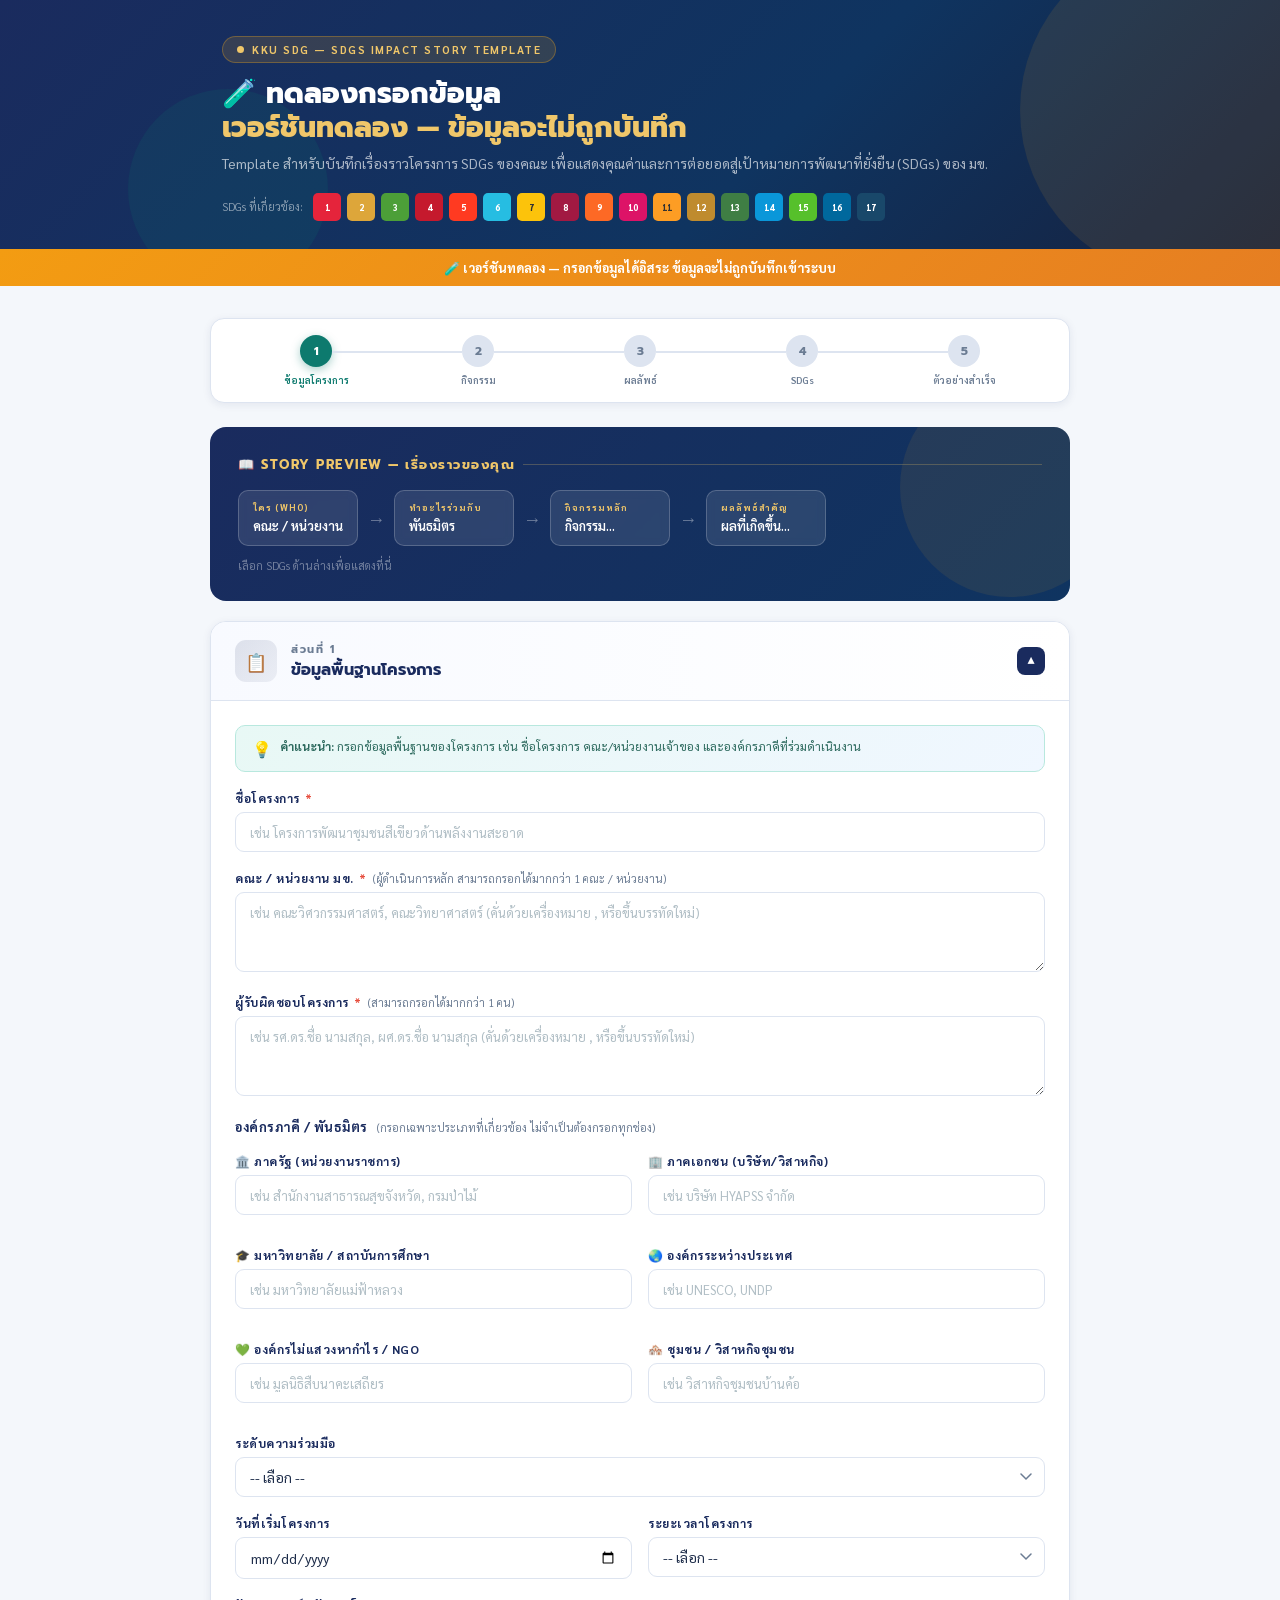
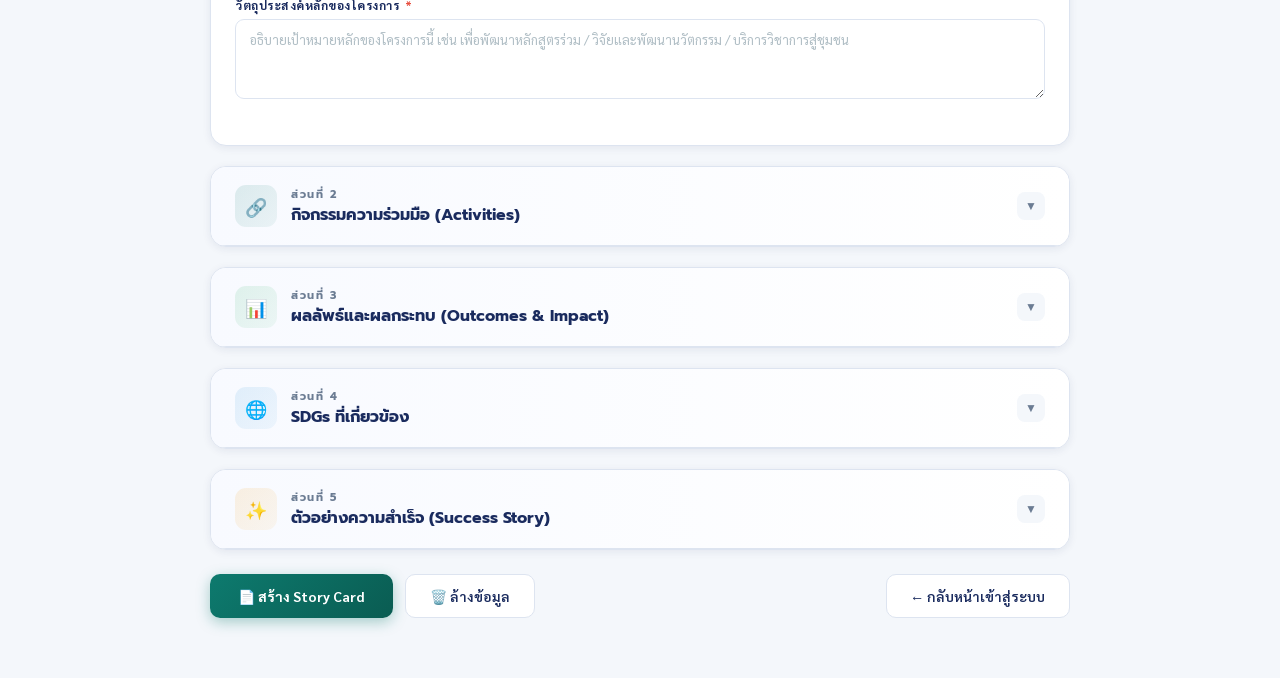
<file: demo.html>
<!DOCTYPE html>
<html lang="th">
<head>
  <meta charset="UTF-8">
  <meta name="viewport" content="width=device-width, initial-scale=1.0">
  <title>ทดลองกรอกข้อมูล — SDGs Storytelling Journey</title>
  <link href="https://fonts.googleapis.com/css2?family=Sarabun:wght@300;400;500;600;700;800&family=Prompt:wght@300;400;600;700;800&display=swap" rel="stylesheet">
  <link rel="stylesheet" href="styles.css">
</head>
<body>

<!-- HEADER -->
<div class="site-header">
  <div class="header-inner">
    <div class="header-badge">
      <span class="dot"></span>
      KKU SDG — SDGs Impact Story Template
    </div>
    <h1 class="header-title">🧪 ทดลองกรอกข้อมูล<br><span>เวอร์ชันทดลอง — ข้อมูลจะไม่ถูกบันทึก</span></h1>
    <p class="header-subtitle">Template สำหรับบันทึกเรื่องราวโครงการ SDGs ของคณะ เพื่อแสดงคุณค่าและการต่อยอดสู่เป้าหมายการพัฒนาที่ยั่งยืน (SDGs) ของ มข.</p>
    <div class="header-sdg-row">
      <span style="font-size:11px;color:rgba(255,255,255,0.5);margin-right:4px;">SDGs ที่เกี่ยวข้อง:</span>
      <div class="sdg-mini-badge sdg-1">1</div><div class="sdg-mini-badge sdg-2">2</div>
      <div class="sdg-mini-badge sdg-3">3</div><div class="sdg-mini-badge sdg-4">4</div>
      <div class="sdg-mini-badge sdg-5">5</div><div class="sdg-mini-badge sdg-6">6</div>
      <div class="sdg-mini-badge sdg-7">7</div><div class="sdg-mini-badge sdg-8">8</div>
      <div class="sdg-mini-badge sdg-9">9</div><div class="sdg-mini-badge sdg-10">10</div>
      <div class="sdg-mini-badge sdg-11">11</div><div class="sdg-mini-badge sdg-12">12</div>
      <div class="sdg-mini-badge sdg-13">13</div><div class="sdg-mini-badge sdg-14">14</div>
      <div class="sdg-mini-badge sdg-15">15</div><div class="sdg-mini-badge sdg-16">16</div>
      <div class="sdg-mini-badge sdg-17">17</div>
    </div>
  </div>
</div>

<!-- DEMO BANNER -->
<div style="background:linear-gradient(135deg,#f39c12,#e67e22);padding:10px 20px;text-align:center;color:white;font-size:13px;font-weight:700;">
  🧪 เวอร์ชันทดลอง — กรอกข้อมูลได้อิสระ ข้อมูลจะไม่ถูกบันทึกเข้าระบบ
</div>

<!-- MAIN -->
<div class="main">

  <!-- PROGRESS -->
  <div class="progress-steps">
    <div class="step-item active" id="step1">
      <div class="step-circle">1</div>
      <div class="step-label">ข้อมูลโครงการ</div>
    </div>
    <div class="step-item" id="step2">
      <div class="step-circle">2</div>
      <div class="step-label">กิจกรรม</div>
    </div>
    <div class="step-item" id="step3">
      <div class="step-circle">3</div>
      <div class="step-label">ผลลัพธ์</div>
    </div>
    <div class="step-item" id="step4">
      <div class="step-circle">4</div>
      <div class="step-label">SDGs</div>
    </div>
    <div class="step-item" id="step5">
      <div class="step-circle">5</div>
      <div class="step-label">ตัวอย่างสำเร็จ</div>
    </div>
  </div>

  <!-- LIVE STORY PREVIEW -->
  <div class="preview-panel">
    <div class="preview-title">📖 Story Preview — เรื่องราวของคุณ</div>
    <div class="story-flow" id="storyFlow">
      <div class="story-node">
        <div class="node-label">ใคร (Who)</div>
        <div class="node-val" id="preWho">คณะ / หน่วยงาน</div>
      </div>
      <div class="story-arrow">→</div>
      <div class="story-node">
        <div class="node-label">ทำอะไรร่วมกับ</div>
        <div class="node-val" id="preWith">พันธมิตร</div>
      </div>
      <div class="story-arrow">→</div>
      <div class="story-node">
        <div class="node-label">กิจกรรมหลัก</div>
        <div class="node-val" id="preAct">กิจกรรม...</div>
      </div>
      <div class="story-arrow">→</div>
      <div class="story-node">
        <div class="node-label">ผลลัพธ์สำคัญ</div>
        <div class="node-val" id="preResult">ผลที่เกิดขึ้น...</div>
      </div>
    </div>
    <div class="sdg-display-tags" id="previewSdgTags">
      <span style="font-size:11px;color:rgba(255,255,255,0.4);">เลือก SDGs ด้านล่างเพื่อแสดงที่นี่</span>
    </div>
  </div>

  <!-- SECTION 1: PROJECT INFO -->
  <div class="section-card">
    <div class="section-header" onclick="toggleSection('sec1')">
      <div class="section-icon" style="background:linear-gradient(135deg,#1a2b5e20,#1a2b5e10);">📋</div>
      <div>
        <div class="section-num">ส่วนที่ 1</div>
        <div class="section-title">ข้อมูลพื้นฐานโครงการ</div>
      </div>
      <button class="section-toggle open" id="toggle-sec1">▼</button>
    </div>
    <div class="section-body open" id="sec1">
      <div class="tip-box">
        <span class="tip-icon">💡</span>
        <span><strong>คำแนะนำ:</strong> กรอกข้อมูลพื้นฐานของโครงการ เช่น ชื่อโครงการ คณะ/หน่วยงานเจ้าของ และองค์กรภาคีที่ร่วมดำเนินงาน</span>
      </div>
      <div class="field-group">
        <label>ชื่อโครงการ <span class="req">*</span></label>
        <input type="text" id="mou_title" placeholder="เช่น โครงการพัฒนาชุมชนสีเขียวด้านพลังงานสะอาด" oninput="updatePreview()">
        <div class="error-msg">กรุณากรอกชื่อโครงการ</div>
      </div>
      <div class="field-group">
        <label>คณะ / หน่วยงาน มข. <span class="req">*</span><span class="hint">(ผู้ดำเนินการหลัก สามารถกรอกได้มากกว่า 1 คณะ / หน่วยงาน)</span></label>
        <textarea id="kku_unit" rows="2" placeholder="เช่น คณะวิศวกรรมศาสตร์, คณะวิทยาศาสตร์ (คั่นด้วยเครื่องหมาย , หรือขึ้นบรรทัดใหม่)" oninput="updatePreview()"></textarea>
        <div class="error-msg">กรุณากรอกคณะ/หน่วยงาน</div>
      </div>
      <div class="field-group">
        <label>ผู้รับผิดชอบโครงการ <span class="req">*</span><span class="hint">(สามารถกรอกได้มากกว่า 1 คน)</span></label>
        <textarea id="lead_person" rows="2" placeholder="เช่น รศ.ดร.ชื่อ นามสกุล, ผศ.ดร.ชื่อ นามสกุล (คั่นด้วยเครื่องหมาย , หรือขึ้นบรรทัดใหม่)"></textarea>
        <div class="error-msg">กรุณากรอกผู้รับผิดชอบ</div>
      </div>

      <!-- องค์กรภาคี แยกตามประเภท -->
      <div style="margin-bottom:18px;">
        <label style="margin-bottom:10px;font-size:13px;">องค์กรภาคี / พันธมิตร <span class="hint">(กรอกเฉพาะประเภทที่เกี่ยวข้อง ไม่จำเป็นต้องกรอกทุกช่อง)</span></label>
      </div>
      <div class="field-row" style="margin-bottom:14px;">
        <div class="field-group">
          <label>🏛️ ภาครัฐ (หน่วยงานราชการ)</label>
          <input type="text" id="partner_gov" placeholder="เช่น สำนักงานสาธารณสุขจังหวัด, กรมป่าไม้" oninput="updatePreview()">
        </div>
        <div class="field-group">
          <label>🏢 ภาคเอกชน (บริษัท/วิสาหกิจ)</label>
          <input type="text" id="partner_private" placeholder="เช่น บริษัท HYAPSS จำกัด" oninput="updatePreview()">
        </div>
      </div>
      <div class="field-row" style="margin-bottom:14px;">
        <div class="field-group">
          <label>🎓 มหาวิทยาลัย / สถาบันการศึกษา</label>
          <input type="text" id="partner_edu" placeholder="เช่น มหาวิทยาลัยแม่ฟ้าหลวง" oninput="updatePreview()">
        </div>
        <div class="field-group">
          <label>🌏 องค์กรระหว่างประเทศ</label>
          <input type="text" id="partner_intl" placeholder="เช่น UNESCO, UNDP" oninput="updatePreview()">
        </div>
      </div>
      <div class="field-row" style="margin-bottom:14px;">
        <div class="field-group">
          <label>💚 องค์กรไม่แสวงหากำไร / NGO</label>
          <input type="text" id="partner_ngo" placeholder="เช่น มูลนิธิสืบนาคะเสถียร" oninput="updatePreview()">
        </div>
        <div class="field-group">
          <label>🏘️ ชุมชน / วิสาหกิจชุมชน</label>
          <input type="text" id="partner_community" placeholder="เช่น วิสาหกิจชุมชนบ้านค้อ" oninput="updatePreview()">
        </div>
      </div>

      <div class="field-group">
        <label>ระดับความร่วมมือ</label>
        <select id="partner_level">
          <option value="">-- เลือก --</option>
          <option>ระดับท้องถิ่น / จังหวัด</option>
          <option>ระดับภูมิภาค (อีสาน)</option>
          <option>ระดับชาติ</option>
          <option>ระดับนานาชาติ</option>
        </select>
      </div>
      <div class="field-row">
        <div class="field-group">
          <label>วันที่เริ่มโครงการ</label>
          <input type="date" id="mou_date">
        </div>
        <div class="field-group">
          <label>ระยะเวลาโครงการ</label>
          <select id="mou_duration">
            <option value="">-- เลือก --</option>
            <option>1 ปี</option><option>2 ปี</option><option>3 ปี</option>
            <option>5 ปี</option><option>ไม่มีกำหนด</option>
          </select>
        </div>
      </div>
      <div class="field-group">
        <label>วัตถุประสงค์หลักของโครงการ <span class="req">*</span></label>
        <textarea id="mou_objective" placeholder="อธิบายเป้าหมายหลักของโครงการนี้ เช่น เพื่อพัฒนาหลักสูตรร่วม / วิจัยและพัฒนานวัตกรรม / บริการวิชาการสู่ชุมชน" oninput="updatePreview()"></textarea>
        <div class="error-msg">กรุณากรอกวัตถุประสงค์หลัก</div>
      </div>
    </div>
  </div>

  <!-- SECTION 2: ACTIVITIES -->
  <div class="section-card">
    <div class="section-header" onclick="toggleSection('sec2')">
      <div class="section-icon" style="background:linear-gradient(135deg,#0d7a6e20,#0d7a6e10);">🔗</div>
      <div>
        <div class="section-num">ส่วนที่ 2</div>
        <div class="section-title">กิจกรรมความร่วมมือ (Activities)</div>
      </div>
      <button class="section-toggle" id="toggle-sec2">▼</button>
    </div>
    <div class="section-body" id="sec2">
      <div class="tip-box">
        <span class="tip-icon">🔗</span>
        <span><strong>คำแนะนำ:</strong> ระบุกิจกรรมที่เกิดขึ้นจากโครงการนี้ตามลำดับเวลา โดยแต่ละกิจกรรมควรระบุว่า <em>ทำอะไร กับใคร และในปีใด</em></span>
      </div>
      <ul class="activities-list" id="activitiesList"></ul>
      <button class="add-btn" onclick="addActivity()">+ เพิ่มกิจกรรม</button>
    </div>
  </div>

  <!-- SECTION 3: OUTCOMES -->
  <div class="section-card">
    <div class="section-header" onclick="toggleSection('sec3')">
      <div class="section-icon" style="background:linear-gradient(135deg,#27ae6020,#27ae6010);">📊</div>
      <div>
        <div class="section-num">ส่วนที่ 3</div>
        <div class="section-title">ผลลัพธ์และผลกระทบ (Outcomes & Impact)</div>
      </div>
      <button class="section-toggle" id="toggle-sec3">▼</button>
    </div>
    <div class="section-body" id="sec3">
      <div class="tip-box">
        <span class="tip-icon">📊</span>
        <span><strong>คำแนะนำ:</strong> กรอกตัวเลขและผลลัพธ์ที่วัดได้จากโครงการนี้ เพื่อแสดงผลกระทบที่เป็นรูปธรรม</span>
      </div>
      <div class="outcome-grid">
        <div class="outcome-card">
          <span class="oc-icon">👥</span>
          <label>จำนวนผู้รับประโยชน์</label>
          <input type="text" id="oc_beneficiary" placeholder="0" oninput="updatePreview()">
          <div class="unit">คน / ราย</div>
        </div>
        <div class="outcome-card">
          <span class="oc-icon">🎓</span>
          <label>นักศึกษาที่เกี่ยวข้อง</label>
          <input type="text" id="oc_student" placeholder="0">
          <div class="unit">คน</div>
        </div>
        <div class="outcome-card">
          <span class="oc-icon">🔬</span>
          <label>งานวิจัย/นวัตกรรม</label>
          <input type="text" id="oc_research" placeholder="0">
          <div class="unit">ชิ้น / โครงการ</div>
        </div>
        <div class="outcome-card">
          <span class="oc-icon">💰</span>
          <label>มูลค่าทางเศรษฐกิจ</label>
          <input type="text" id="oc_value" placeholder="0">
          <div class="unit">บาท / ล้านบาท</div>
          <div style="margin-top:8px;padding-top:8px;border-top:1px solid #e0eaf8;font-size:11px;line-height:1.6;">
            <a href="https://sroi.kku.ac.th/login.html" target="_blank" style="color:var(--kku-teal);font-weight:600;text-decoration:none;display:inline-flex;align-items:center;gap:4px;">
              🔗 คลิกเพื่อคำนวณมูลค่าทางเศรษฐกิจ
            </a>
            <div style="color:var(--kku-gray);margin-top:4px;">📞 สอบถามเพิ่มเติม: คุณกุลธิดา <a href="tel:0816628531" style="color:var(--kku-teal);font-weight:600;text-decoration:none;">081-662-8531</a></div>
          </div>
        </div>
        <div class="outcome-card">
          <span class="oc-icon">🌿</span>
          <label>ผลด้านสิ่งแวดล้อม</label>
          <input type="text" id="oc_env" placeholder="เช่น ลด CO₂ 15,000 ตัน">
          <div class="unit">ระบุหน่วย</div>
        </div>
        <div class="outcome-card">
          <span class="oc-icon">🤝</span>
          <label>ความร่วมมือที่ต่อยอด</label>
          <input type="text" id="oc_extend" placeholder="0">
          <div class="unit">โครงการใหม่</div>
        </div>
      </div>
      <div class="field-group">
        <label>ผลลัพธ์สำคัญที่สุด (Key Achievement) <span class="req">*</span></label>
        <textarea id="key_achievement" placeholder="สรุปผลสำคัญที่สุดของโครงการนี้ในแบบ 1-2 ประโยค" oninput="updatePreview()"></textarea>
        <div class="error-msg">กรุณากรอกผลลัพธ์สำคัญ</div>
      </div>
      <div class="field-group">
        <label>ผลกระทบที่ต่อยอดออกไป (Spillover Impact)</label>
        <textarea id="spillover" placeholder="กิจกรรมหรือโครงการใหม่ที่เกิดขึ้นจากโครงการนี้"></textarea>
      </div>
      <div class="field-group">
        <label>💬 คำพูดที่น่าจดจำ (Testimonial / Quote)</label>
        <div class="quote-block">
          <textarea placeholder='"อ้างอิงคำพูดจากผู้รับประโยชน์ ผู้บริหาร หรือพันธมิตร ที่สะท้อนคุณค่าของโครงการนี้"' id="quote_text"></textarea>
          <div class="quote-attr">
            <span class="quote-dash">—</span>
            <input type="text" id="quote_attr" placeholder="ชื่อ-ตำแหน่ง-องค์กร" style="flex:1">
          </div>
        </div>
      </div>
    </div>
  </div>

  <!-- SECTION 4: SDGs -->
  <div class="section-card">
    <div class="section-header" onclick="toggleSection('sec4')">
      <div class="section-icon" style="background:linear-gradient(135deg,#3498db20,#3498db10);">🌐</div>
      <div>
        <div class="section-num">ส่วนที่ 4</div>
        <div class="section-title">SDGs ที่เกี่ยวข้อง</div>
      </div>
      <button class="section-toggle" id="toggle-sec4">▼</button>
    </div>
    <div class="section-body" id="sec4">
      <div class="tip-box">
        <span class="tip-icon">🌐</span>
        <span><strong>คำแนะนำ:</strong> คลิกเลือก SDGs ที่โครงการนี้มีส่วนช่วยขับเคลื่อน (สามารถเลือกได้มากกว่า 1 ข้อ)</span>
      </div>
      <div class="sdg-picker-grid">
        <button class="sdg-pick-btn sdg-1" onclick="toggleSdg(1,this)"><span class="sdg-num">1</span><span class="sdg-lbl">No Poverty</span></button>
        <button class="sdg-pick-btn sdg-2" onclick="toggleSdg(2,this)"><span class="sdg-num">2</span><span class="sdg-lbl">Zero Hunger</span></button>
        <button class="sdg-pick-btn sdg-3" onclick="toggleSdg(3,this)"><span class="sdg-num">3</span><span class="sdg-lbl">Good Health</span></button>
        <button class="sdg-pick-btn sdg-4" onclick="toggleSdg(4,this)"><span class="sdg-num">4</span><span class="sdg-lbl">Quality Edu</span></button>
        <button class="sdg-pick-btn sdg-5" onclick="toggleSdg(5,this)"><span class="sdg-num">5</span><span class="sdg-lbl">Gender Eq.</span></button>
        <button class="sdg-pick-btn sdg-6" onclick="toggleSdg(6,this)"><span class="sdg-num">6</span><span class="sdg-lbl">Clean Water</span></button>
        <button class="sdg-pick-btn sdg-7" onclick="toggleSdg(7,this)"><span class="sdg-num">7</span><span class="sdg-lbl">Clean Energy</span></button>
        <button class="sdg-pick-btn sdg-8" onclick="toggleSdg(8,this)"><span class="sdg-num">8</span><span class="sdg-lbl">Decent Work</span></button>
        <button class="sdg-pick-btn sdg-9" onclick="toggleSdg(9,this)"><span class="sdg-num">9</span><span class="sdg-lbl">Innovation</span></button>
        <button class="sdg-pick-btn sdg-10" onclick="toggleSdg(10,this)"><span class="sdg-num">10</span><span class="sdg-lbl">Reduce Ineq.</span></button>
        <button class="sdg-pick-btn sdg-11" onclick="toggleSdg(11,this)"><span class="sdg-num">11</span><span class="sdg-lbl">Sustainable Cities</span></button>
        <button class="sdg-pick-btn sdg-12" onclick="toggleSdg(12,this)"><span class="sdg-num">12</span><span class="sdg-lbl">Resp. Consump.</span></button>
        <button class="sdg-pick-btn sdg-13" onclick="toggleSdg(13,this)"><span class="sdg-num">13</span><span class="sdg-lbl">Climate Action</span></button>
        <button class="sdg-pick-btn sdg-14" onclick="toggleSdg(14,this)"><span class="sdg-num">14</span><span class="sdg-lbl">Life Below Water</span></button>
        <button class="sdg-pick-btn sdg-15" onclick="toggleSdg(15,this)"><span class="sdg-num">15</span><span class="sdg-lbl">Life on Land</span></button>
        <button class="sdg-pick-btn sdg-16" onclick="toggleSdg(16,this)"><span class="sdg-num">16</span><span class="sdg-lbl">Peace &amp; Justice</span></button>
        <button class="sdg-pick-btn sdg-17" onclick="toggleSdg(17,this)"><span class="sdg-num">17</span><span class="sdg-lbl">Partnerships</span></button>
      </div>
      <div class="field-group" style="margin-top:16px;">
        <label>อธิบายความเชื่อมโยงกับ SDGs</label>
        <textarea id="sdg_explanation" placeholder="อธิบายว่าโครงการนี้ส่งเสริม SDGs ที่เลือกอย่างไร" oninput="updatePreview()"></textarea>
      </div>
    </div>
  </div>

  <!-- SECTION 5: SUCCESS STORY -->
  <div class="section-card">
    <div class="section-header" onclick="toggleSection('sec5')">
      <div class="section-icon" style="background:linear-gradient(135deg,#f39c1220,#f39c1210);">✨</div>
      <div>
        <div class="section-num">ส่วนที่ 5</div>
        <div class="section-title">ตัวอย่างความสำเร็จ (Success Story)</div>
      </div>
      <button class="section-toggle" id="toggle-sec5">▼</button>
    </div>
    <div class="section-body" id="sec5">
      <div class="tip-box">
        <span class="tip-icon">✨</span>
        <span><strong>คำแนะนำ:</strong> เล่าเรื่องราวความสำเร็จที่เป็นรูปธรรมที่สุด 1 เรื่อง ว่ามีใครได้รับประโยชน์อย่างไรจากโครงการนี้บ้าง</span>
      </div>
      <div class="field-group">
        <label>หัวข้อ Success Story</label>
        <input type="text" id="story_title" placeholder="เช่น จากชุมชนสู่ความยั่งยืน: โครงการพลังงานสะอาดเพื่อท้องถิ่น" oninput="updatePreview()">
      </div>
      <div class="field-group">
        <label>ปัญหา/โจทย์เริ่มต้น (Problem)</label>
        <textarea id="story_problem" placeholder="อธิบายปัญหาหรือโจทย์ที่โครงการนี้ต้องการแก้ไข..." oninput="updatePreview()"></textarea>
      </div>
      <div class="field-group">
        <label>สิ่งที่ทำ (Action)</label>
        <textarea id="story_action" placeholder="อธิบายสิ่งที่ดำเนินการ..."></textarea>
      </div>
      <div class="field-group">
        <label>ผลที่เกิดขึ้น (Result)</label>
        <textarea id="story_result" placeholder="อธิบายผลลัพธ์ที่เกิดขึ้น..."></textarea>
      </div>
      <div class="field-row">
        <div class="field-group">
          <label>ลิงก์บทความ / ข่าว</label>
          <input type="url" id="story_link" placeholder="https://sdg.kku.ac.th/...">
        </div>
        <div class="field-group">
          <label>URL รูปภาพประกอบ (ถ้ามี)</label>
          <input type="url" id="story_img" placeholder="https://...">
        </div>
      </div>
    </div>
  </div>

  <!-- ACTION BAR (DEMO) -->
  <div class="action-bar">
    <button class="btn-primary" onclick="generateOutput()">📄 สร้าง Story Card</button>
    <button class="btn-secondary" onclick="clearAll()">🗑️ ล้างข้อมูล</button>
    <button class="btn-secondary" onclick="window.location.href='index.html'" style="margin-left:auto;">← กลับหน้าเข้าสู่ระบบ</button>
  </div>

  <!-- OUTPUT PREVIEW -->
  <div class="output-preview" id="outputPreview">
    <div class="op-header">
      <div class="op-logo-area">
        <div class="op-logo-circle">🎓</div>
        <div>
          <div class="op-uni">Khon Kaen University</div>
          <div class="op-sub">SDGs Impact Story — SDG Report</div>
        </div>
      </div>
      <div class="op-year">
        <div id="op_year">2026</div>
        <small>ปีที่รายงาน</small>
      </div>
    </div>

    <div id="op_title" class="op-title"></div>
    <div id="op_partners" class="op-partners"></div>
    <div class="op-info-grid" id="op_info_grid" style="display:none;"></div>
    <div class="op-objective" id="op_objective" style="display:none;">
      <div class="op-objective-label">🎯 วัตถุประสงค์หลัก</div>
      <div class="op-objective-text"></div>
    </div>
    <div id="op_sdg_bar" class="op-sdg-bar"></div>
    <div class="op-sdg-explain" id="op_sdg_explain" style="display:none;">
      <div class="op-sdg-explain-label">🌐 ความเชื่อมโยงกับ SDGs</div>
      <div class="op-sdg-explain-text"></div>
    </div>
    <div class="op-timeline" id="op_timeline"></div>
    <div class="op-metrics" id="op_metrics"></div>
    <div id="op_achievement" style="display:none;background:#f0f7ff;border:1.5px solid #d0e8f8;border-radius:12px;padding:14px 18px;margin-bottom:20px;"></div>
    <div class="op-spillover" id="op_spillover" style="display:none;">
      <div class="op-spillover-label">🌱 ผลกระทบที่ต่อยอด (Spillover)</div>
      <div class="op-spillover-text"></div>
    </div>
    <div id="op_quote"></div>
    <div style="background:#f8fbff;border-radius:12px;padding:16px 18px;margin-bottom:20px;" id="op_story_block"></div>
    <div class="op-links" id="op_links" style="display:none;"></div>
    <div class="op-footer">
      <span>มหาวิทยาลัยขอนแก่น — <a href="https://sdg.kku.ac.th" style="color:var(--kku-teal)">sdg.kku.ac.th</a></span>
      <span id="op_date_footer"></span>
    </div>
  </div>

</div>

<script src="app-demo.js"></script>
</body>
</html>
</file>
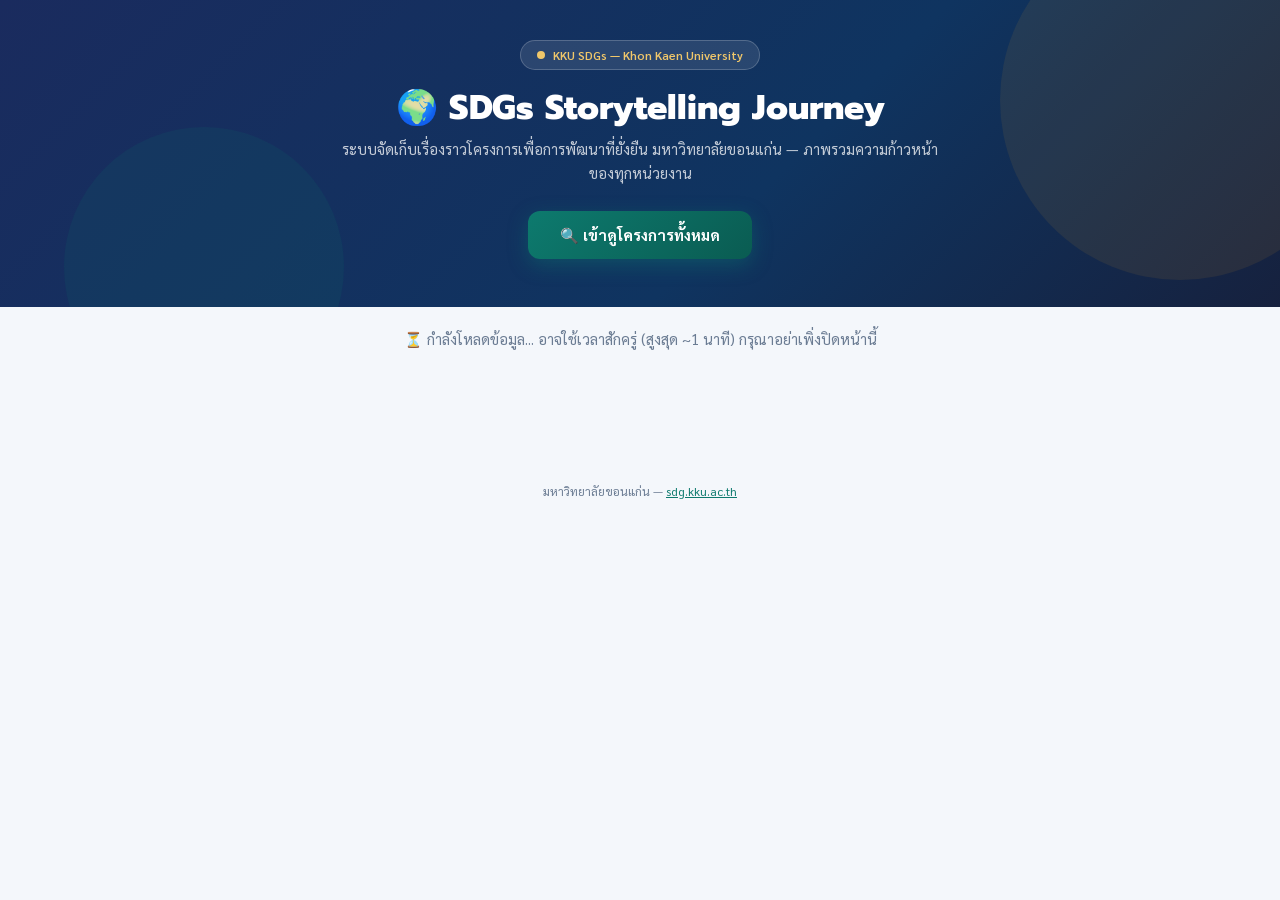
<file: index-sdgs.html>
<!DOCTYPE html>
<html lang="th">
<head>
  <meta charset="UTF-8">
  <meta name="viewport" content="width=device-width, initial-scale=1.0">
  <title>SDGs Storytelling Journey – KKU SDG Template</title>
  <link href="https://fonts.googleapis.com/css2?family=Sarabun:wght@300;400;500;600;700;800&family=Prompt:wght@300;400;600;700;800&display=swap" rel="stylesheet">
  <link rel="stylesheet" href="styles.css">
<style>
/* ── Multi image/link rows ── */
.story-row{display:flex;gap:8px;align-items:flex-start;margin-bottom:10px;}
.story-row .story-input-wrap{flex:1;}
.story-row input{width:100%;}
.story-remove-btn{width:38px;height:42px;border-radius:9px;border:1.5px solid #ffd7d7;background:#fff5f5;color:#e74c3c;cursor:pointer;font-size:14px;flex-shrink:0;transition:all 0.2s;}
.story-remove-btn:hover{background:#e74c3c;color:#fff;}
.img-status{font-size:11px;font-weight:600;margin-top:4px;display:none;}
.img-status.ok{color:#27ae60;display:block;}
.img-status.err{color:#e74c3c;display:block;}
.img-thumb{margin-top:6px;max-width:140px;max-height:100px;border-radius:8px;border:1.5px solid #dde4f0;display:none;object-fit:cover;}
.img-thumb.show{display:block;}
</style>
</head>
<body>

<!-- HEADER -->
<div class="site-header">
  <div class="header-inner">
    <div class="header-badge">
      <span class="dot"></span>
      KKU SDG — SDGs Impact Story Template
    </div>
    <h1 class="header-title">🌍 SDGs Storytelling Journey<br><span>เส้นทางผลกระทบโครงการ SDGs</span></h1>
    <p class="header-subtitle">Template สำหรับบันทึกเรื่องราวโครงการ SDGs ของคณะ เพื่อแสดงคุณค่าและการต่อยอดสู่เป้าหมายการพัฒนาที่ยั่งยืน (SDGs) ของ มข.</p>
    <div class="header-sdg-row">
      <span style="font-size:11px;color:rgba(255,255,255,0.5);margin-right:4px;">SDGs ที่เกี่ยวข้อง:</span>
      <div class="sdg-mini-badge sdg-1">1</div><div class="sdg-mini-badge sdg-2">2</div>
      <div class="sdg-mini-badge sdg-3">3</div><div class="sdg-mini-badge sdg-4">4</div>
      <div class="sdg-mini-badge sdg-5">5</div><div class="sdg-mini-badge sdg-6">6</div>
      <div class="sdg-mini-badge sdg-7">7</div><div class="sdg-mini-badge sdg-8">8</div>
      <div class="sdg-mini-badge sdg-9">9</div><div class="sdg-mini-badge sdg-10">10</div>
      <div class="sdg-mini-badge sdg-11">11</div><div class="sdg-mini-badge sdg-12">12</div>
      <div class="sdg-mini-badge sdg-13">13</div><div class="sdg-mini-badge sdg-14">14</div>
      <div class="sdg-mini-badge sdg-15">15</div><div class="sdg-mini-badge sdg-16">16</div>
      <div class="sdg-mini-badge sdg-17">17</div>
    </div>
  </div>
</div>

<!-- MAIN -->
<div class="main">

  <!-- PROGRESS -->
  <div class="progress-steps">
    <div class="step-item active" id="step1">
      <div class="step-circle">1</div>
      <div class="step-label">ข้อมูลโครงการ</div>
    </div>
    <div class="step-item" id="step2">
      <div class="step-circle">2</div>
      <div class="step-label">กิจกรรม</div>
    </div>
    <div class="step-item" id="step3">
      <div class="step-circle">3</div>
      <div class="step-label">ผลลัพธ์</div>
    </div>
    <div class="step-item" id="step4">
      <div class="step-circle">4</div>
      <div class="step-label">SDGs</div>
    </div>
    <div class="step-item" id="step5">
      <div class="step-circle">5</div>
      <div class="step-label">ตัวอย่างสำเร็จ</div>
    </div>
  </div>

  <!-- LIVE STORY PREVIEW -->
  <div class="preview-panel">
    <div class="preview-title">📖 Story Preview — เรื่องราวของคุณ</div>
    <div class="story-flow" id="storyFlow">
      <div class="story-node">
        <div class="node-label">ใคร (Who)</div>
        <div class="node-val" id="preWho">คณะ / หน่วยงาน</div>
      </div>
      <div class="story-arrow">→</div>
      <div class="story-node">
        <div class="node-label">ทำอะไรร่วมกับ</div>
        <div class="node-val" id="preWith">พันธมิตร</div>
      </div>
      <div class="story-arrow">→</div>
      <div class="story-node">
        <div class="node-label">กิจกรรมหลัก</div>
        <div class="node-val" id="preAct">กิจกรรม...</div>
      </div>
      <div class="story-arrow">→</div>
      <div class="story-node">
        <div class="node-label">ผลลัพธ์สำคัญ</div>
        <div class="node-val" id="preResult">ผลที่เกิดขึ้น...</div>
      </div>
    </div>
    <div class="sdg-display-tags" id="previewSdgTags">
      <span style="font-size:11px;color:rgba(255,255,255,0.4);">เลือก SDGs ด้านล่างเพื่อแสดงที่นี่</span>
    </div>
  </div>

  <!-- SECTION 1: PROJECT INFO -->
  <div class="section-card">
    <div class="section-header" onclick="toggleSection('sec1')">
      <div class="section-icon" style="background:linear-gradient(135deg,#1a2b5e20,#1a2b5e10);">📋</div>
      <div>
        <div class="section-num">ส่วนที่ 1</div>
        <div class="section-title">ข้อมูลพื้นฐานโครงการ</div>
      </div>
      <button class="section-toggle open" id="toggle-sec1">▼</button>
    </div>
    <div class="section-body open" id="sec1">
      <div class="tip-box">
        <span class="tip-icon">💡</span>
        <span><strong>คำแนะนำ:</strong> กรอกข้อมูลพื้นฐานของโครงการ เช่น ชื่อโครงการ คณะ/หน่วยงานเจ้าของ และองค์กรภาคีที่ร่วมดำเนินงาน</span>
      </div>
      <div class="field-group">
        <label>ชื่อโครงการ <span class="req">*</span></label>
        <input type="text" id="mou_title" placeholder="เช่น โครงการพัฒนาชุมชนสีเขียวด้านพลังงานสะอาด" oninput="updatePreview()">
        <div class="error-msg">กรุณากรอกชื่อโครงการ</div>
      </div>
      <div class="field-group">
        <label>คณะ / หน่วยงาน มข. <span class="req">*</span><span class="hint">(ผู้ดำเนินการหลัก สามารถกรอกได้มากกว่า 1 คณะ / หน่วยงาน)</span></label>
        <textarea id="kku_unit" rows="2" placeholder="เช่น คณะวิศวกรรมศาสตร์, คณะวิทยาศาสตร์ (คั่นด้วยเครื่องหมาย , หรือขึ้นบรรทัดใหม่)" oninput="updatePreview()"></textarea>
        <div class="error-msg">กรุณากรอกคณะ/หน่วยงาน</div>
      </div>
      <div class="field-group">
        <label>ผู้รับผิดชอบโครงการ <span class="req">*</span><span class="hint">(สามารถกรอกได้มากกว่า 1 คน)</span></label>
        <textarea id="lead_person" rows="2" placeholder="เช่น รศ.ดร.ชื่อ นามสกุล, ผศ.ดร.ชื่อ นามสกุล (คั่นด้วยเครื่องหมาย , หรือขึ้นบรรทัดใหม่)"></textarea>
        <div class="error-msg">กรุณากรอกผู้รับผิดชอบ</div>
      </div>

      <!-- องค์กรภาคี แยกตามประเภท -->
      <div style="margin-bottom:18px;">
        <label style="margin-bottom:10px;font-size:13px;">องค์กรภาคี / พันธมิตร <span class="hint">(กรอกเฉพาะประเภทที่เกี่ยวข้อง ไม่จำเป็นต้องกรอกทุกช่อง)</span></label>
      </div>
      <div class="field-row" style="margin-bottom:14px;">
        <div class="field-group">
          <label>🏛️ ภาครัฐ (หน่วยงานราชการ)</label>
          <input type="text" id="partner_gov" placeholder="เช่น สำนักงานสาธารณสุขจังหวัด, กรมป่าไม้" oninput="updatePreview()">
        </div>
        <div class="field-group">
          <label>🏢 ภาคเอกชน (บริษัท/วิสาหกิจ)</label>
          <input type="text" id="partner_private" placeholder="เช่น บริษัท HYAPSS จำกัด" oninput="updatePreview()">
        </div>
      </div>
      <div class="field-row" style="margin-bottom:14px;">
        <div class="field-group">
          <label>🎓 มหาวิทยาลัย / สถาบันการศึกษา</label>
          <input type="text" id="partner_edu" placeholder="เช่น มหาวิทยาลัยแม่ฟ้าหลวง" oninput="updatePreview()">
        </div>
        <div class="field-group">
          <label>🌏 องค์กรระหว่างประเทศ</label>
          <input type="text" id="partner_intl" placeholder="เช่น UNESCO, UNDP" oninput="updatePreview()">
        </div>
      </div>
      <div class="field-row" style="margin-bottom:14px;">
        <div class="field-group">
          <label>💚 องค์กรไม่แสวงหากำไร / NGO</label>
          <input type="text" id="partner_ngo" placeholder="เช่น มูลนิธิสืบนาคะเสถียร" oninput="updatePreview()">
        </div>
        <div class="field-group">
          <label>🏘️ ชุมชน / วิสาหกิจชุมชน</label>
          <input type="text" id="partner_community" placeholder="เช่น วิสาหกิจชุมชนบ้านค้อ" oninput="updatePreview()">
        </div>
      </div>

      <div class="field-group">
        <label>ระดับความร่วมมือ</label>
        <select id="partner_level">
          <option value="">-- เลือก --</option>
          <option>ระดับท้องถิ่น / จังหวัด</option>
          <option>ระดับภูมิภาค (อีสาน)</option>
          <option>ระดับชาติ</option>
          <option>ระดับนานาชาติ</option>
        </select>
      </div>
      <div class="field-row">
        <div class="field-group">
          <label>วันที่เริ่มโครงการ</label>
          <input type="date" id="mou_date">
        </div>
        <div class="field-group">
          <label>ระยะเวลาโครงการ</label>
          <select id="mou_duration">
            <option value="">-- เลือก --</option>
            <option>1 ปี</option><option>2 ปี</option><option>3 ปี</option>
            <option>5 ปี</option><option>ไม่มีกำหนด</option>
          </select>
        </div>
      </div>
      <div class="field-group">
        <label>วัตถุประสงค์หลักของโครงการ <span class="req">*</span></label>
        <textarea id="mou_objective" placeholder="อธิบายเป้าหมายหลักของโครงการนี้ เช่น เพื่อพัฒนาหลักสูตรร่วม / วิจัยและพัฒนานวัตกรรม / บริการวิชาการสู่ชุมชน" oninput="updatePreview()"></textarea>
        <div class="error-msg">กรุณากรอกวัตถุประสงค์หลัก</div>
      </div>
    </div>
  </div>

  <!-- SECTION 2: ACTIVITIES -->
  <div class="section-card">
    <div class="section-header" onclick="toggleSection('sec2')">
      <div class="section-icon" style="background:linear-gradient(135deg,#0d7a6e20,#0d7a6e10);">🔗</div>
      <div>
        <div class="section-num">ส่วนที่ 2</div>
        <div class="section-title">กิจกรรมความร่วมมือ (Activities)</div>
      </div>
      <button class="section-toggle" id="toggle-sec2">▼</button>
    </div>
    <div class="section-body" id="sec2">
      <div class="tip-box">
        <span class="tip-icon">🔗</span>
        <span><strong>คำแนะนำ:</strong> ระบุกิจกรรมที่เกิดขึ้นจากโครงการนี้ตามลำดับเวลา โดยแต่ละกิจกรรมควรระบุว่า <em>ทำอะไร กับใคร และในปีใด</em></span>
      </div>
      <ul class="activities-list" id="activitiesList"></ul>
      <button class="add-btn" onclick="addActivity()">+ เพิ่มกิจกรรม</button>
    </div>
  </div>

  <!-- SECTION 3: OUTCOMES -->
  <div class="section-card">
    <div class="section-header" onclick="toggleSection('sec3')">
      <div class="section-icon" style="background:linear-gradient(135deg,#27ae6020,#27ae6010);">📊</div>
      <div>
        <div class="section-num">ส่วนที่ 3</div>
        <div class="section-title">ผลลัพธ์และผลกระทบ (Outcomes & Impact)</div>
      </div>
      <button class="section-toggle" id="toggle-sec3">▼</button>
    </div>
    <div class="section-body" id="sec3">
      <div class="tip-box">
        <span class="tip-icon">📊</span>
        <span><strong>คำแนะนำ:</strong> กรอกตัวเลขและผลลัพธ์ที่วัดได้จากโครงการนี้ เพื่อแสดงผลกระทบที่เป็นรูปธรรม</span>
      </div>
      <div class="outcome-grid">
        <div class="outcome-card">
          <span class="oc-icon">👥</span>
          <label>จำนวนผู้รับประโยชน์</label>
          <input type="text" id="oc_beneficiary" placeholder="0" oninput="updatePreview()">
          <div class="unit">คน / ราย</div>
        </div>
        <div class="outcome-card">
          <span class="oc-icon">🎓</span>
          <label>นักศึกษาที่เกี่ยวข้อง</label>
          <input type="text" id="oc_student" placeholder="0">
          <div class="unit">คน</div>
        </div>
        <div class="outcome-card">
          <span class="oc-icon">🔬</span>
          <label>งานวิจัย/นวัตกรรม</label>
          <input type="text" id="oc_research" placeholder="0">
          <div class="unit">ชิ้น / โครงการ</div>
        </div>
        <div class="outcome-card">
          <span class="oc-icon">💰</span>
          <label>มูลค่าทางเศรษฐกิจ</label>
          <input type="text" id="oc_value" placeholder="0">
          <div class="unit">บาท / ล้านบาท</div>
          <div style="margin-top:8px;padding-top:8px;border-top:1px solid #e0eaf8;font-size:11px;line-height:1.6;">
            <a href="https://sroi.kku.ac.th/login.html" target="_blank" style="color:var(--kku-teal);font-weight:600;text-decoration:none;display:inline-flex;align-items:center;gap:4px;">
              🔗 คลิกเพื่อคำนวณมูลค่าทางเศรษฐกิจ
            </a>
            <div style="color:var(--kku-gray);margin-top:4px;">📞 สอบถามเพิ่มเติม: คุณกุลธิดา <a href="tel:0816628531" style="color:var(--kku-teal);font-weight:600;text-decoration:none;">081-662-8531</a></div>
          </div>
        </div>
        <div class="outcome-card">
          <span class="oc-icon">🌿</span>
          <label>ผลด้านสิ่งแวดล้อม</label>
          <input type="text" id="oc_env" placeholder="เช่น ลด CO₂ 15,000 ตัน">
          <div class="unit">ระบุหน่วย</div>
        </div>
        <div class="outcome-card">
          <span class="oc-icon">🤝</span>
          <label>ความร่วมมือที่ต่อยอด</label>
          <input type="text" id="oc_extend" placeholder="0">
          <div class="unit">โครงการใหม่</div>
        </div>
      </div>
      <div class="field-group">
        <label>ผลลัพธ์สำคัญที่สุด (Key Achievement) <span class="req">*</span></label>
        <textarea id="key_achievement" placeholder="สรุปผลสำคัญที่สุดของโครงการนี้ในแบบ 1-2 ประโยค" oninput="updatePreview()"></textarea>
        <div class="error-msg">กรุณากรอกผลลัพธ์สำคัญ</div>
      </div>
      <div class="field-group">
        <label>ผลกระทบที่ต่อยอดออกไป (Spillover Impact)</label>
        <textarea id="spillover" placeholder="กิจกรรมหรือโครงการใหม่ที่เกิดขึ้นจากโครงการนี้"></textarea>
      </div>
      <div class="field-group">
        <label>💬 คำพูดที่น่าจดจำ (Testimonial / Quote)</label>
        <div class="quote-block">
          <textarea placeholder='"อ้างอิงคำพูดจากผู้รับประโยชน์ ผู้บริหาร หรือพันธมิตร ที่สะท้อนคุณค่าของโครงการนี้"' id="quote_text"></textarea>
          <div class="quote-attr">
            <span class="quote-dash">—</span>
            <input type="text" id="quote_attr" placeholder="ชื่อ-ตำแหน่ง-องค์กร" style="flex:1">
          </div>
        </div>
      </div>
    </div>
  </div>

  <!-- SECTION 4: SDGs -->
  <div class="section-card">
    <div class="section-header" onclick="toggleSection('sec4')">
      <div class="section-icon" style="background:linear-gradient(135deg,#3498db20,#3498db10);">🌐</div>
      <div>
        <div class="section-num">ส่วนที่ 4</div>
        <div class="section-title">SDGs ที่เกี่ยวข้อง</div>
      </div>
      <button class="section-toggle" id="toggle-sec4">▼</button>
    </div>
    <div class="section-body" id="sec4">
      <div class="tip-box">
        <span class="tip-icon">🌐</span>
        <span><strong>คำแนะนำ:</strong> คลิกเลือก SDGs ที่โครงการนี้มีส่วนช่วยขับเคลื่อน (สามารถเลือกได้มากกว่า 1 ข้อ)</span>
      </div>
      <div class="sdg-picker-grid">
        <button class="sdg-pick-btn sdg-1" onclick="toggleSdg(1,this)"><span class="sdg-num">1</span><span class="sdg-lbl">No Poverty</span></button>
        <button class="sdg-pick-btn sdg-2" onclick="toggleSdg(2,this)"><span class="sdg-num">2</span><span class="sdg-lbl">Zero Hunger</span></button>
        <button class="sdg-pick-btn sdg-3" onclick="toggleSdg(3,this)"><span class="sdg-num">3</span><span class="sdg-lbl">Good Health</span></button>
        <button class="sdg-pick-btn sdg-4" onclick="toggleSdg(4,this)"><span class="sdg-num">4</span><span class="sdg-lbl">Quality Edu</span></button>
        <button class="sdg-pick-btn sdg-5" onclick="toggleSdg(5,this)"><span class="sdg-num">5</span><span class="sdg-lbl">Gender Eq.</span></button>
        <button class="sdg-pick-btn sdg-6" onclick="toggleSdg(6,this)"><span class="sdg-num">6</span><span class="sdg-lbl">Clean Water</span></button>
        <button class="sdg-pick-btn sdg-7" onclick="toggleSdg(7,this)"><span class="sdg-num">7</span><span class="sdg-lbl">Clean Energy</span></button>
        <button class="sdg-pick-btn sdg-8" onclick="toggleSdg(8,this)"><span class="sdg-num">8</span><span class="sdg-lbl">Decent Work</span></button>
        <button class="sdg-pick-btn sdg-9" onclick="toggleSdg(9,this)"><span class="sdg-num">9</span><span class="sdg-lbl">Innovation</span></button>
        <button class="sdg-pick-btn sdg-10" onclick="toggleSdg(10,this)"><span class="sdg-num">10</span><span class="sdg-lbl">Reduce Ineq.</span></button>
        <button class="sdg-pick-btn sdg-11" onclick="toggleSdg(11,this)"><span class="sdg-num">11</span><span class="sdg-lbl">Sustainable Cities</span></button>
        <button class="sdg-pick-btn sdg-12" onclick="toggleSdg(12,this)"><span class="sdg-num">12</span><span class="sdg-lbl">Resp. Consump.</span></button>
        <button class="sdg-pick-btn sdg-13" onclick="toggleSdg(13,this)"><span class="sdg-num">13</span><span class="sdg-lbl">Climate Action</span></button>
        <button class="sdg-pick-btn sdg-14" onclick="toggleSdg(14,this)"><span class="sdg-num">14</span><span class="sdg-lbl">Life Below Water</span></button>
        <button class="sdg-pick-btn sdg-15" onclick="toggleSdg(15,this)"><span class="sdg-num">15</span><span class="sdg-lbl">Life on Land</span></button>
        <button class="sdg-pick-btn sdg-16" onclick="toggleSdg(16,this)"><span class="sdg-num">16</span><span class="sdg-lbl">Peace &amp; Justice</span></button>
        <button class="sdg-pick-btn sdg-17" onclick="toggleSdg(17,this)"><span class="sdg-num">17</span><span class="sdg-lbl">Partnerships</span></button>
      </div>
      <div class="field-group" style="margin-top:16px;">
        <label>อธิบายความเชื่อมโยงกับ SDGs</label>
        <textarea id="sdg_explanation" placeholder="อธิบายว่าโครงการนี้ส่งเสริม SDGs ที่เลือกอย่างไร" oninput="updatePreview()"></textarea>
      </div>
    </div>
  </div>

  <!-- SECTION 5: SUCCESS STORY -->
  <div class="section-card">
    <div class="section-header" onclick="toggleSection('sec5')">
      <div class="section-icon" style="background:linear-gradient(135deg,#f39c1220,#f39c1210);">✨</div>
      <div>
        <div class="section-num">ส่วนที่ 5</div>
        <div class="section-title">ตัวอย่างความสำเร็จ (Success Story)</div>
      </div>
      <button class="section-toggle" id="toggle-sec5">▼</button>
    </div>
    <div class="section-body" id="sec5">
      <div class="tip-box">
        <span class="tip-icon">✨</span>
        <span><strong>คำแนะนำ:</strong> เล่าเรื่องราวความสำเร็จที่เป็นรูปธรรมที่สุด 1 เรื่อง ว่ามีใครได้รับประโยชน์อย่างไรจากโครงการนี้บ้าง</span>
      </div>
      <div class="field-group">
        <label>หัวข้อ Success Story</label>
        <input type="text" id="story_title" placeholder="เช่น จากชุมชนสู่ความยั่งยืน: โครงการพลังงานสะอาดเพื่อท้องถิ่น" oninput="updatePreview()">
      </div>
      <div class="field-group">
        <label>ปัญหา/โจทย์เริ่มต้น (Problem)</label>
        <textarea id="story_problem" placeholder="อธิบายปัญหาหรือโจทย์ที่โครงการนี้ต้องการแก้ไข..." oninput="updatePreview()"></textarea>
      </div>
      <div class="field-group">
        <label>สิ่งที่ทำ (Action)</label>
        <textarea id="story_action" placeholder="อธิบายสิ่งที่ดำเนินการ..."></textarea>
      </div>
      <div class="field-group">
        <label>ผลที่เกิดขึ้น (Result)</label>
        <textarea id="story_result" placeholder="อธิบายผลลัพธ์ที่เกิดขึ้น..."></textarea>
      </div>
      <!-- ข้อความเตือน (ไม่ล็อค) -->
      <div class="tip-box" style="background:linear-gradient(135deg,#fff8e8,#fffdf5);border-color:var(--kku-gold);">
        <span class="tip-icon">📌</span>
        <span style="color:#7a5c1e;"><strong>อย่าลืม!</strong> ถ้าโครงการนี้มีรูปภาพหรือลิงก์บทความ/ข่าว กรุณาใส่ให้ครบ (ใส่ได้หลายรูปและหลายลิงก์)</span>
      </div>

      <!-- ลิงก์บทความ/ข่าว (หลายช่อง) -->
      <div class="field-group" id="storyLinksGroup">
        <label>ลิงก์บทความ / ข่าว <span class="req">*</span><span class="hint">(ต้องมีอย่างน้อย 1 ลิงก์ · เพิ่มได้หลายลิงก์)</span></label>
        <div id="storyLinksList"></div>
        <button type="button" class="add-btn" onclick="addStoryLink()" style="margin-top:8px;">+ เพิ่มลิงก์บทความ/ข่าว</button>
        <div class="error-msg">กรุณากรอกลิงก์บทความ/ข่าว อย่างน้อย 1 ลิงก์</div>
      </div>

      <!-- URL รูปภาพประกอบ (หลายช่อง + ตรวจสอบ + preview) -->
      <div class="field-group">
        <label>รูปภาพประกอบ <span class="hint">(URL รูปภาพ .jpg .png .gif .webp — เพิ่มได้หลายรูป)</span></label>
        <div id="storyImagesList"></div>
        <button type="button" class="add-btn" onclick="addStoryImage()" style="margin-top:8px;">+ เพิ่มรูปภาพ</button>
      </div>
    </div>
  </div>

  <!-- ACTION BAR -->
  <div class="action-bar">
    <button class="btn-secondary" onclick="window.location.href='dashboard.html'">← กลับ Dashboard</button>
    <button class="btn-primary" onclick="generateOutput()">📄 สร้าง Story Card</button>
    <button class="btn-save" onclick="saveData()">💾 บันทึกข้อมูล</button>
    <button class="btn-secondary" onclick="loadExample()">🔍 ดูตัวอย่างข้อมูล</button>
    <button class="btn-secondary" onclick="clearAll()">🗑️ ล้างข้อมูล</button>
    <button class="btn-secondary" onclick="window.print()">🖨️ พิมพ์</button>
  </div>

  <!-- OUTPUT PREVIEW -->
  <div class="output-preview" id="outputPreview">
    <div class="op-header">
      <div class="op-logo-area">
        <div class="op-logo-circle">🎓</div>
        <div>
          <div class="op-uni">Khon Kaen University</div>
          <div class="op-sub">SDGs Impact Story — SDG Report</div>
        </div>
      </div>
      <div class="op-year">
        <div id="op_year">2026</div>
        <small>ปีที่รายงาน</small>
      </div>
    </div>

    <div id="op_title" class="op-title"></div>
    <div id="op_partners" class="op-partners"></div>
    <div class="op-info-grid" id="op_info_grid" style="display:none;"></div>
    <div class="op-objective" id="op_objective" style="display:none;">
      <div class="op-objective-label">🎯 วัตถุประสงค์หลัก</div>
      <div class="op-objective-text"></div>
    </div>
    <div id="op_sdg_bar" class="op-sdg-bar"></div>
    <div class="op-sdg-explain" id="op_sdg_explain" style="display:none;">
      <div class="op-sdg-explain-label">🌐 ความเชื่อมโยงกับ SDGs</div>
      <div class="op-sdg-explain-text"></div>
    </div>
    <div class="op-timeline" id="op_timeline"></div>
    <div class="op-metrics" id="op_metrics"></div>
    <div id="op_achievement" style="display:none;background:#f0f7ff;border:1.5px solid #d0e8f8;border-radius:12px;padding:14px 18px;margin-bottom:20px;"></div>
    <div class="op-spillover" id="op_spillover" style="display:none;">
      <div class="op-spillover-label">🌱 ผลกระทบที่ต่อยอด (Spillover)</div>
      <div class="op-spillover-text"></div>
    </div>
    <div id="op_quote"></div>
    <div style="background:#f8fbff;border-radius:12px;padding:16px 18px;margin-bottom:20px;" id="op_story_block"></div>
    <div class="op-links" id="op_links" style="display:none;"></div>
    <div class="op-footer">
      <span>มหาวิทยาลัยขอนแก่น — <a href="https://sdg.kku.ac.th" style="color:var(--kku-teal)">sdg.kku.ac.th</a></span>
      <span id="op_date_footer"></span>
    </div>
  </div>

</div>

<script src="app-sdgs.js"></script>
</body>
</html>
</file>
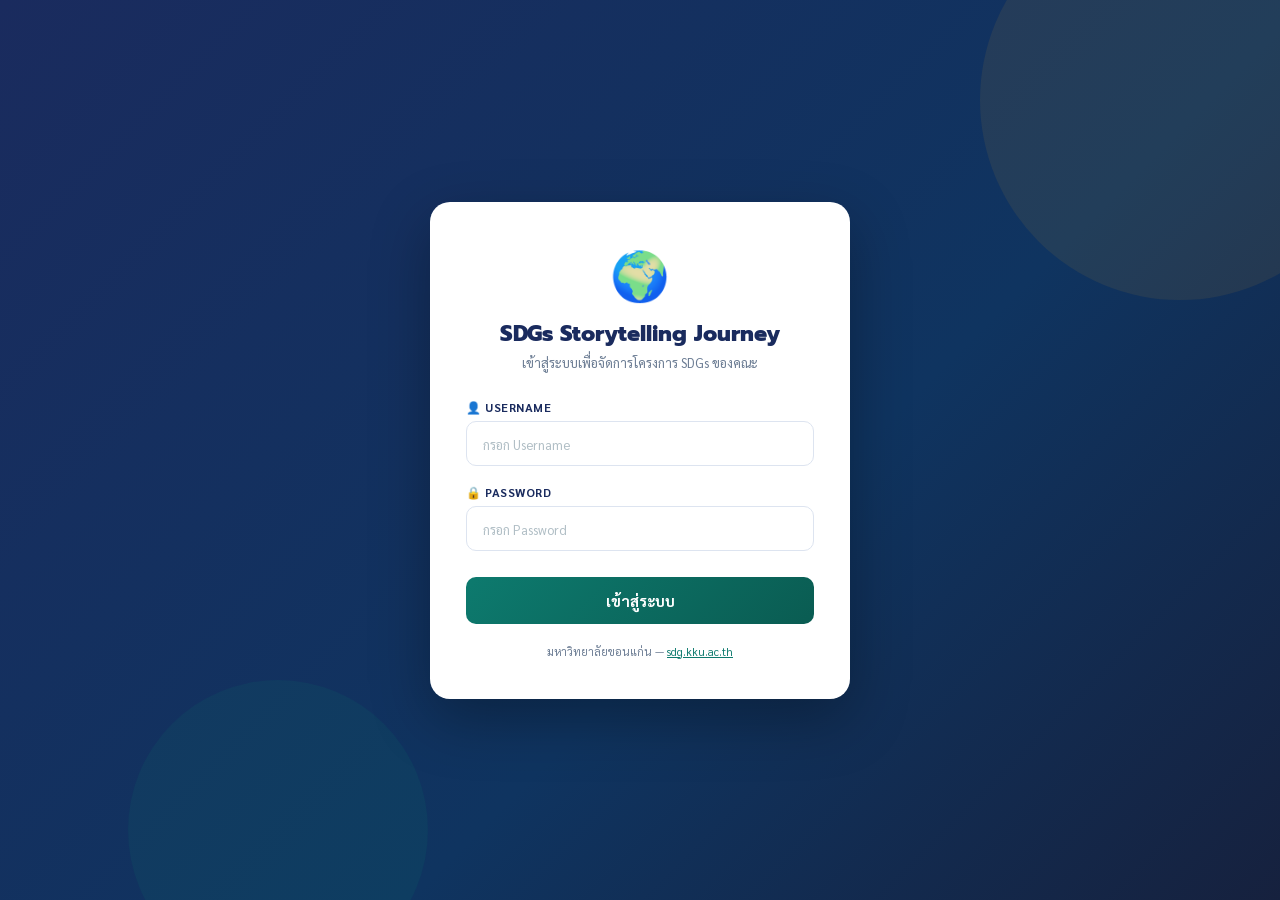
<file: login.html>
<!DOCTYPE html>
<html lang="th">
<head>
  <meta charset="UTF-8">
  <meta name="viewport" content="width=device-width, initial-scale=1.0">
  <title>เข้าสู่ระบบ — SDGs Storytelling Journey</title>
  <link href="https://fonts.googleapis.com/css2?family=Sarabun:wght@300;400;500;600;700;800&family=Prompt:wght@300;400;600;700;800&display=swap" rel="stylesheet">
  <link rel="stylesheet" href="styles.css">
  <style>
    .login-wrapper{min-height:100vh;display:flex;align-items:center;justify-content:center;background:linear-gradient(135deg,#1a2b5e 0%,#0f3460 60%,#16213e 100%);padding:20px;position:relative;overflow:hidden;}
    .login-wrapper::before{content:'';position:absolute;top:-100px;right:-100px;width:400px;height:400px;border-radius:50%;background:rgba(200,146,42,0.1);}
    .login-wrapper::after{content:'';position:absolute;bottom:-80px;left:10%;width:300px;height:300px;border-radius:50%;background:rgba(13,122,110,0.12);}
    .login-card{background:white;border-radius:20px;padding:40px 36px;width:100%;max-width:420px;box-shadow:0 20px 60px rgba(0,0,0,0.3);position:relative;z-index:1;}
    .login-logo{text-align:center;margin-bottom:28px;}
    .login-logo .emoji{font-size:48px;margin-bottom:12px;display:block;}
    .login-logo h1{font-family:'Prompt',sans-serif;font-size:22px;font-weight:800;color:var(--kku-navy);margin-bottom:4px;}
    .login-logo p{font-size:13px;color:var(--kku-gray);}
    .login-field{margin-bottom:18px;}
    .login-field label{font-size:12px;font-weight:700;color:var(--kku-navy);letter-spacing:0.5px;text-transform:uppercase;margin-bottom:6px;display:block;}
    .login-field input{width:100%;padding:12px 16px;border:1.5px solid var(--kku-border);border-radius:10px;font-family:'Sarabun',sans-serif;font-size:15px;outline:none;transition:all 0.2s;}
    .login-field input:focus{border-color:var(--kku-teal);box-shadow:0 0 0 3px rgba(13,122,110,0.1);}
    .login-btn{width:100%;padding:14px;background:linear-gradient(135deg,var(--kku-teal),#0a5c52);color:white;border:none;border-radius:10px;font-family:'Sarabun',sans-serif;font-size:15px;font-weight:700;cursor:pointer;transition:all 0.2s;margin-top:8px;}
    .login-btn:hover{transform:translateY(-2px);box-shadow:0 6px 20px rgba(13,122,110,0.4);}
    .login-btn:disabled{opacity:0.6;cursor:not-allowed;transform:none;}
    .login-error{background:#fff5f5;border:1px solid #ffd7d7;color:#e74c3c;padding:10px 14px;border-radius:8px;font-size:13px;margin-bottom:16px;display:none;text-align:center;}
    .login-error.show{display:block;}
    .login-footer{text-align:center;margin-top:20px;font-size:11px;color:var(--kku-gray);}
  </style>
</head>
<body>
<div class="login-wrapper">
  <div class="login-card">
    <div class="login-logo">
      <span class="emoji">🌍</span>
      <h1>SDGs Storytelling Journey</h1>
      <p>เข้าสู่ระบบเพื่อจัดการโครงการ SDGs ของคณะ</p>
    </div>
    <div class="login-error" id="loginError"></div>
    <div class="login-field">
      <label>👤 Username</label>
      <input type="text" id="username" placeholder="กรอก Username" autocomplete="username">
    </div>
    <div class="login-field">
      <label>🔒 Password</label>
      <input type="password" id="password" placeholder="กรอก Password" autocomplete="current-password">
    </div>
    <button class="login-btn" id="loginBtn" onclick="doLogin()">เข้าสู่ระบบ</button>
    <div class="login-footer">มหาวิทยาลัยขอนแก่น — <a href="https://sdg.kku.ac.th" style="color:var(--kku-teal)">sdg.kku.ac.th</a></div>
  </div>
</div>
<script>
// ⚠️ ใส่ URL เดียวกับใน app-sdgs.js
const API_URL = 'https://script.google.com/macros/s/AKfycbwWdtigg-6rvluKnH1iq7fv7X9F1_OikDagNHSAcLTpkSmP_4izYnewps3unxHWbDBr/exec';

// Enter key = submit
document.getElementById('password').addEventListener('keydown', function(e) {
  if (e.key === 'Enter') doLogin();
});
document.getElementById('username').addEventListener('keydown', function(e) {
  if (e.key === 'Enter') document.getElementById('password').focus();
});

async function doLogin() {
  const username = document.getElementById('username').value.trim();
  const password = document.getElementById('password').value.trim();
  const errDiv = document.getElementById('loginError');
  const btn = document.getElementById('loginBtn');

  errDiv.classList.remove('show');

  if (!username || !password) {
    errDiv.textContent = 'กรุณากรอก Username และ Password';
    errDiv.classList.add('show');
    return;
  }

  btn.textContent = '⏳ กำลังเข้าสู่ระบบ...';
  btn.disabled = true;

  try {
    const url = API_URL + '?action=login&username=' + encodeURIComponent(username) + '&password=' + encodeURIComponent(password);
    const res = await fetch(url);
    const result = await res.json();

    if (result.status === 'success') {
      // Save session
      sessionStorage.setItem('sdg_user', JSON.stringify({
        username: result.username,
        faculty_name: result.faculty_name,
        role: result.role
      }));
      // Redirect to dashboard
      window.location.href = 'dashboard.html';
    } else {
      errDiv.textContent = result.message || 'เข้าสู่ระบบไม่สำเร็จ';
      errDiv.classList.add('show');
    }
  } catch (error) {
    errDiv.textContent = 'เกิดข้อผิดพลาด: ' + error.message;
    errDiv.classList.add('show');
  } finally {
    btn.textContent = 'เข้าสู่ระบบ';
    btn.disabled = false;
  }
}
</script>
</body>
</html>
</file>
<file: styles.css>
/* ══════════════════════════════════════════
   SDGs Storytelling Journey – KKU SDG Template
   styles.css
   ══════════════════════════════════════════ */

:root {
  --kku-navy: #1a2b5e;
  --kku-gold: #c8922a;
  --kku-teal: #0d7a6e;
  --kku-light: #f4f7fb;
  --kku-white: #ffffff;
  --kku-gray: #6b7c93;
  --kku-border: #dde4f0;
  --accent1: #e74c3c;
  --accent2: #3498db;
  --accent3: #27ae60;
  --shadow-sm: 0 2px 8px rgba(26,43,94,0.08);
  --shadow-md: 0 6px 24px rgba(26,43,94,0.12);
  --shadow-lg: 0 12px 48px rgba(26,43,94,0.18);
}

* { box-sizing: border-box; margin: 0; padding: 0; }

body {
  font-family: 'Sarabun', sans-serif;
  background: var(--kku-light);
  color: #1e2d4a;
  min-height: 100vh;
}

/* ── HEADER ── */
.site-header {
  background: linear-gradient(135deg, var(--kku-navy) 0%, #0f3460 60%, #16213e 100%);
  padding: 0;
  position: relative;
  overflow: hidden;
}
.site-header::before {
  content: '';
  position: absolute;
  top: -60px; right: -80px;
  width: 340px; height: 340px;
  border-radius: 50%;
  background: rgba(200,146,42,0.12);
}
.site-header::after {
  content: '';
  position: absolute;
  bottom: -40px; left: 10%;
  width: 200px; height: 200px;
  border-radius: 50%;
  background: rgba(13,122,110,0.15);
}
.header-inner {
  max-width: 900px;
  margin: 0 auto;
  padding: 36px 32px 28px;
  position: relative; z-index: 1;
}
.header-badge {
  display: inline-flex;
  align-items: center;
  gap: 8px;
  background: rgba(200,146,42,0.18);
  border: 1px solid rgba(200,146,42,0.4);
  color: #f0c76a;
  font-size: 11px;
  font-weight: 700;
  letter-spacing: 1.5px;
  text-transform: uppercase;
  padding: 5px 14px;
  border-radius: 20px;
  margin-bottom: 14px;
}
.header-badge .dot {
  width: 7px; height: 7px;
  background: #f0c76a;
  border-radius: 50%;
  animation: pulse 1.8s infinite;
}
@keyframes pulse { 0%,100%{opacity:1} 50%{opacity:0.4} }

.header-title {
  font-family: 'Prompt', sans-serif;
  font-size: 28px;
  font-weight: 800;
  color: #ffffff;
  line-height: 1.2;
  margin-bottom: 8px;
}
.header-title span { color: #f0c76a; }
.header-subtitle {
  color: rgba(255,255,255,0.65);
  font-size: 14px;
  font-weight: 400;
  line-height: 1.6;
}
.header-sdg-row {
  display: flex;
  align-items: center;
  gap: 6px;
  margin-top: 18px;
  flex-wrap: wrap;
}
.sdg-mini-badge {
  width: 28px; height: 28px;
  border-radius: 5px;
  display: flex; align-items: center; justify-content: center;
  font-size: 9px; font-weight: 800;
  color: white; cursor: default;
  transition: transform 0.15s;
}
.sdg-mini-badge:hover { transform: scale(1.18); }

/* ── MAIN CONTAINER ── */
.main { max-width: 900px; margin: 0 auto; padding: 32px 20px 60px; }

/* ── SECTION WRAPPER ── */
.section-card {
  background: white;
  border-radius: 16px;
  box-shadow: var(--shadow-sm);
  border: 1px solid var(--kku-border);
  margin-bottom: 20px;
  overflow: hidden;
  transition: box-shadow 0.2s;
}
.section-card:hover { box-shadow: var(--shadow-md); }

.section-header {
  display: flex;
  align-items: center;
  gap: 14px;
  padding: 18px 24px;
  border-bottom: 1px solid var(--kku-border);
  background: linear-gradient(to right, #f8faff, white);
  cursor: pointer;
  user-select: none;
}
.section-icon {
  width: 42px; height: 42px;
  border-radius: 11px;
  display: flex; align-items: center; justify-content: center;
  font-size: 18px;
  flex-shrink: 0;
}
.section-num {
  font-family: 'Prompt', sans-serif;
  font-size: 11px;
  font-weight: 700;
  letter-spacing: 1.5px;
  text-transform: uppercase;
  color: var(--kku-gray);
}
.section-title {
  font-family: 'Prompt', sans-serif;
  font-size: 16px;
  font-weight: 700;
  color: var(--kku-navy);
}
.section-toggle {
  margin-left: auto;
  width: 28px; height: 28px;
  border-radius: 8px;
  background: var(--kku-light);
  border: none;
  cursor: pointer;
  display: flex; align-items: center; justify-content: center;
  font-size: 12px;
  transition: all 0.2s;
  color: var(--kku-gray);
  flex-shrink: 0;
}
.section-toggle.open { background: var(--kku-navy); color: white; transform: rotate(180deg); }

.section-body {
  padding: 24px;
  display: none;
}
.section-body.open { display: block; }

/* ── FORM ELEMENTS ── */
.field-group { margin-bottom: 18px; }
.field-row { display: grid; grid-template-columns: 1fr 1fr; gap: 16px; }
.field-row-3 { display: grid; grid-template-columns: 1fr 1fr 1fr; gap: 14px; }

label {
  display: block;
  font-size: 12px;
  font-weight: 700;
  color: var(--kku-navy);
  letter-spacing: 0.5px;
  text-transform: uppercase;
  margin-bottom: 6px;
}
label .req { color: #e74c3c; margin-left: 2px; }
label .hint {
  font-weight: 400;
  text-transform: none;
  color: var(--kku-gray);
  font-size: 11px;
  letter-spacing: 0;
  margin-left: 6px;
}

input[type="text"],
input[type="date"],
input[type="url"],
select,
textarea {
  width: 100%;
  padding: 10px 14px;
  border: 1.5px solid var(--kku-border);
  border-radius: 9px;
  font-family: 'Sarabun', sans-serif;
  font-size: 14px;
  color: #1e2d4a;
  background: white;
  transition: border-color 0.2s, box-shadow 0.2s;
  outline: none;
  appearance: none;
}
input:focus, select:focus, textarea:focus {
  border-color: var(--kku-teal);
  box-shadow: 0 0 0 3px rgba(13,122,110,0.1);
}
textarea { resize: vertical; min-height: 80px; line-height: 1.6; }
select {
  cursor: pointer;
  background-image: url("data:image/svg+xml,%3Csvg xmlns='http://www.w3.org/2000/svg' width='12' height='8' viewBox='0 0 12 8'%3E%3Cpath d='M1 1l5 5 5-5' stroke='%236b7c93' stroke-width='1.5' fill='none' stroke-linecap='round'/%3E%3C/svg%3E");
  background-repeat: no-repeat;
  background-position: right 12px center;
  padding-right: 36px;
}

::placeholder { color: #b0bec5; font-size: 13px; }

/* ── VALIDATION ── */
.field-error input,
.field-error textarea,
.field-error select {
  border-color: #e74c3c !important;
  box-shadow: 0 0 0 3px rgba(231,76,60,0.1) !important;
}
.error-msg {
  color: #e74c3c;
  font-size: 11px;
  font-weight: 600;
  margin-top: 4px;
  display: none;
}
.field-error .error-msg {
  display: block;
}

/* ── SDG PICKER ── */
.sdg-picker-grid {
  display: grid;
  grid-template-columns: repeat(9, 1fr);
  gap: 6px;
  margin-top: 8px;
}
.sdg-pick-btn {
  aspect-ratio: 1;
  border-radius: 8px;
  border: none;
  cursor: pointer;
  display: flex; flex-direction: column;
  align-items: center; justify-content: center;
  font-size: 10px; font-weight: 800;
  color: white;
  opacity: 0.45;
  transition: opacity 0.15s, transform 0.15s, box-shadow 0.15s;
  position: relative;
}
.sdg-pick-btn:hover { opacity: 0.8; transform: scale(1.07); }
.sdg-pick-btn.selected { opacity: 1; transform: scale(1.07); box-shadow: 0 3px 12px rgba(0,0,0,0.25); }
.sdg-pick-btn .sdg-num { font-size: 13px; font-weight: 800; line-height: 1; }
.sdg-pick-btn .sdg-lbl { font-size: 7px; font-weight: 600; line-height: 1.2; text-align: center; margin-top: 2px; opacity: 0.9; }

/* SDG colors */
.sdg-1{background:#e5243b} .sdg-2{background:#dda63a} .sdg-3{background:#4c9f38}
.sdg-4{background:#c5192d} .sdg-5{background:#ff3a21} .sdg-6{background:#26bde2}
.sdg-7{background:#fcc30b;color:#333 !important} .sdg-8{background:#a21942}
.sdg-9{background:#fd6925} .sdg-10{background:#dd1367} .sdg-11{background:#fd9d24;color:#333 !important}
.sdg-12{background:#bf8b2e} .sdg-13{background:#3f7e44} .sdg-14{background:#0a97d9}
.sdg-15{background:#56c02b} .sdg-16{background:#00689d} .sdg-17{background:#19486a}

/* ── ACTIVITIES TIMELINE ── */
.activities-list { list-style: none; }
.activity-item {
  display: flex;
  gap: 16px;
  margin-bottom: 16px;
  position: relative;
}
.activity-item::before {
  content: '';
  position: absolute;
  left: 19px; top: 42px;
  width: 2px;
  bottom: -16px;
  background: linear-gradient(to bottom, var(--kku-teal), transparent);
  opacity: 0.3;
}
.activity-item:last-child::before { display: none; }

.activity-dot {
  width: 40px; height: 40px;
  border-radius: 50%;
  background: linear-gradient(135deg, var(--kku-teal), #0a5c52);
  color: white;
  display: flex; align-items: center; justify-content: center;
  font-size: 14px; font-weight: 800;
  flex-shrink: 0;
  box-shadow: 0 3px 10px rgba(13,122,110,0.3);
  font-family: 'Prompt', sans-serif;
}
.activity-content { flex: 1; }
.activity-fields {
  background: #f8fbff;
  border: 1.5px solid #e0eaf8;
  border-radius: 12px;
  padding: 14px 16px;
}
.activity-fields .field-row { grid-template-columns: 2fr 1fr 1fr; }

.add-btn {
  display: flex;
  align-items: center;
  gap: 8px;
  padding: 10px 18px;
  border: 2px dashed var(--kku-teal);
  border-radius: 10px;
  background: transparent;
  color: var(--kku-teal);
  font-family: 'Sarabun', sans-serif;
  font-size: 13px;
  font-weight: 600;
  cursor: pointer;
  transition: all 0.2s;
  width: 100%;
  justify-content: center;
  margin-top: 8px;
}
.add-btn:hover { background: rgba(13,122,110,0.06); border-style: solid; }

.remove-btn {
  width: 28px; height: 28px;
  border-radius: 7px;
  border: 1.5px solid #ffd7d7;
  background: #fff5f5;
  color: #e74c3c;
  cursor: pointer;
  font-size: 12px;
  display: flex; align-items: center; justify-content: center;
  margin-top: 8px;
  transition: all 0.2s;
  flex-shrink: 0;
  align-self: flex-start;
}
.remove-btn:hover { background: #e74c3c; color: white; }

/* ── OUTCOMES / IMPACT ── */
.outcome-grid {
  display: grid;
  grid-template-columns: repeat(3, 1fr);
  gap: 12px;
  margin-bottom: 16px;
}
.outcome-card {
  background: #f8fbff;
  border: 1.5px solid #e0eaf8;
  border-radius: 12px;
  padding: 14px;
  text-align: center;
  position: relative;
  transition: border-color 0.2s;
}
.outcome-card:hover { border-color: var(--kku-teal); }
.outcome-card .oc-icon { font-size: 24px; margin-bottom: 8px; display: block; }
.outcome-card label { text-align: center; text-transform: none; font-size: 11.5px; font-weight: 600; color: var(--kku-gray); margin-bottom: 6px; }
.outcome-card input { text-align: center; font-size: 20px; font-weight: 800; font-family: 'Prompt', sans-serif; color: var(--kku-navy); padding: 4px 8px; border: none; border-bottom: 2px solid var(--kku-border); border-radius: 0; width: 100%; }
.outcome-card input:focus { border-bottom-color: var(--kku-teal); box-shadow: none; }
.outcome-card .unit { font-size: 11px; color: var(--kku-gray); margin-top: 4px; }

/* ── QUOTE BLOCK ── */
.quote-block {
  background: linear-gradient(135deg, rgba(13,122,110,0.06), rgba(26,43,94,0.04));
  border-left: 4px solid var(--kku-teal);
  border-radius: 0 12px 12px 0;
  padding: 16px 18px;
  margin-top: 8px;
}
.quote-block textarea { background: transparent; border: none; padding: 0; font-style: italic; font-size: 14px; min-height: 60px; }
.quote-block textarea:focus { box-shadow: none; border: none; }
.quote-attr { margin-top: 8px; display: flex; align-items: center; gap: 8px; }
.quote-attr input { border: none; border-bottom: 1.5px solid var(--kku-border); border-radius: 0; padding: 4px 0; font-size: 12px; color: var(--kku-gray); background: transparent; }
.quote-attr input:focus { box-shadow: none; border-bottom-color: var(--kku-teal); }
.quote-dash { color: var(--kku-gray); font-size: 12px; }

/* ── PREVIEW AREA ── */
.preview-panel {
  background: linear-gradient(135deg, var(--kku-navy) 0%, #0f3460 100%);
  border-radius: 16px;
  padding: 28px;
  color: white;
  margin-bottom: 20px;
  position: relative;
  overflow: hidden;
}
.preview-panel::before {
  content: ''; position: absolute;
  top: -50px; right: -50px;
  width: 220px; height: 220px;
  border-radius: 50%;
  background: rgba(200,146,42,0.1);
}
.preview-title {
  font-family: 'Prompt', sans-serif;
  font-size: 13px; font-weight: 700;
  letter-spacing: 1.5px; text-transform: uppercase;
  color: #f0c76a; margin-bottom: 16px;
  display: flex; align-items: center; gap: 8px;
}
.preview-title::after { content:''; flex:1; height:1px; background:rgba(240,199,106,0.25); }

.story-flow {
  display: flex;
  align-items: center;
  gap: 10px;
  flex-wrap: wrap;
  position: relative; z-index: 1;
}
.story-node {
  background: rgba(255,255,255,0.1);
  border: 1px solid rgba(255,255,255,0.2);
  border-radius: 10px;
  padding: 10px 14px;
  font-size: 12px;
  line-height: 1.4;
  min-width: 120px;
  backdrop-filter: blur(4px);
  transition: background 0.2s;
}
.story-node:hover { background: rgba(255,255,255,0.16); }
.story-node .node-label {
  font-size: 9px; font-weight: 700; letter-spacing: 1px;
  text-transform: uppercase; color: #f0c76a; margin-bottom: 4px;
}
.story-node .node-val {
  font-weight: 600; color: white; font-size: 13px;
}
.story-arrow {
  font-size: 18px; color: rgba(255,255,255,0.4);
  flex-shrink: 0;
}

.sdg-display-tags {
  display: flex; flex-wrap: wrap; gap: 6px;
  margin-top: 12px; position: relative; z-index:1;
}
.sdg-display-tag {
  padding: 4px 10px;
  border-radius: 20px;
  font-size: 11px; font-weight: 700;
  color: white;
  display: flex; align-items: center; gap: 4px;
}

/* ── ACTION BUTTONS ── */
.action-bar {
  display: flex; gap: 12px; margin-top: 24px;
  flex-wrap: wrap;
}
.btn-primary {
  background: linear-gradient(135deg, var(--kku-teal), #0a5c52);
  color: white;
  border: none;
  padding: 12px 28px;
  border-radius: 10px;
  font-family: 'Sarabun', sans-serif;
  font-size: 14px; font-weight: 700;
  cursor: pointer;
  box-shadow: 0 4px 14px rgba(13,122,110,0.35);
  transition: all 0.2s;
  display: flex; align-items: center; gap: 8px;
}
.btn-primary:hover { transform: translateY(-2px); box-shadow: 0 6px 20px rgba(13,122,110,0.45); }
.btn-secondary {
  background: white;
  color: var(--kku-navy);
  border: 1.5px solid var(--kku-border);
  padding: 12px 24px;
  border-radius: 10px;
  font-family: 'Sarabun', sans-serif;
  font-size: 14px; font-weight: 600;
  cursor: pointer;
  transition: all 0.2s;
  display: flex; align-items: center; gap: 8px;
}
.btn-secondary:hover { border-color: var(--kku-navy); background: var(--kku-light); }
.btn-save {
  background: linear-gradient(135deg, var(--kku-gold), #a67820);
  color: white;
  border: none;
  padding: 12px 28px;
  border-radius: 10px;
  font-family: 'Sarabun', sans-serif;
  font-size: 14px; font-weight: 700;
  cursor: pointer;
  box-shadow: 0 4px 14px rgba(200,146,42,0.35);
  transition: all 0.2s;
  display: flex; align-items: center; gap: 8px;
}
.btn-save:hover { transform: translateY(-2px); box-shadow: 0 6px 20px rgba(200,146,42,0.45); }

/* ── PRINT / OUTPUT PREVIEW ── */
.output-preview {
  display: none;
  background: white;
  border-radius: 16px;
  padding: 36px;
  box-shadow: var(--shadow-lg);
  border: 1px solid var(--kku-border);
  margin-bottom: 20px;
}
.output-preview.show { display: block; }
.op-header { display: flex; align-items: flex-start; justify-content: space-between; margin-bottom: 24px; padding-bottom: 20px; border-bottom: 2px solid var(--kku-border); }
.op-logo-area { display: flex; align-items: center; gap: 12px; }
.op-logo-circle { width: 50px; height: 50px; border-radius: 50%; background: linear-gradient(135deg, var(--kku-navy), #0f3460); display: flex; align-items:center; justify-content:center; font-size:20px; }
.op-uni { font-family: 'Prompt', sans-serif; font-size: 13px; font-weight: 700; color: var(--kku-navy); }
.op-sub { font-size: 11px; color: var(--kku-gray); }
.op-year { font-family: 'Prompt', sans-serif; font-size: 28px; font-weight: 800; color: var(--kku-gold); text-align: right; }
.op-year small { display: block; font-size: 10px; color: var(--kku-gray); font-weight: 400; }

.op-title { font-family: 'Prompt', sans-serif; font-size: 22px; font-weight: 800; color: var(--kku-navy); margin-bottom: 6px; }
.op-partners { font-size: 13px; color: var(--kku-gray); margin-bottom: 20px; }

/* ── OUTPUT: INFO GRID ── */
.op-info-grid {
  display: grid;
  grid-template-columns: 1fr 1fr;
  gap: 10px;
  margin-bottom: 20px;
  background: var(--kku-light);
  border-radius: 12px;
  padding: 16px;
}
.op-info-item {
  font-size: 13px;
  color: #1e2d4a;
  line-height: 1.5;
}
.op-info-label {
  font-size: 10px;
  font-weight: 700;
  text-transform: uppercase;
  letter-spacing: 0.5px;
  color: var(--kku-gray);
  margin-bottom: 2px;
}

/* ── OUTPUT: OBJECTIVE ── */
.op-objective {
  background: #f0f7ff;
  border: 1.5px solid #d0e8f8;
  border-radius: 12px;
  padding: 14px 18px;
  margin-bottom: 20px;
}
.op-objective-label {
  font-size: 11px;
  font-weight: 700;
  color: #2980b9;
  text-transform: uppercase;
  letter-spacing: 1px;
  margin-bottom: 6px;
}
.op-objective-text {
  font-size: 14px;
  color: #1e2d4a;
  line-height: 1.6;
}

.op-timeline {
  position: relative;
  padding-left: 28px;
  border-left: 3px solid var(--kku-teal);
  margin-bottom: 24px;
}
.op-tl-item { position: relative; margin-bottom: 18px; }
.op-tl-dot {
  position: absolute;
  left: -34px;
  top: 3px;
  width: 14px; height: 14px;
  border-radius: 50%;
  background: var(--kku-teal);
  border: 2px solid white;
  box-shadow: 0 0 0 2px var(--kku-teal);
}
.op-tl-phase { font-size: 10px; font-weight: 700; letter-spacing: 1px; text-transform: uppercase; color: var(--kku-teal); }
.op-tl-act { font-size: 14px; font-weight: 600; color: var(--kku-navy); }
.op-tl-desc { font-size: 13px; color: var(--kku-gray); margin-top: 2px; line-height: 1.5; }

.op-metrics { display: grid; grid-template-columns: repeat(3, 1fr); gap: 12px; margin-bottom: 24px; }
.op-metric { background: var(--kku-light); border-radius: 10px; padding: 14px; text-align: center; }
.op-metric .val { font-family: 'Prompt', sans-serif; font-size: 22px; font-weight: 800; color: var(--kku-navy); }
.op-metric .lbl { font-size: 11px; color: var(--kku-gray); margin-top: 2px; }

.op-sdg-bar { display: flex; gap: 6px; flex-wrap: wrap; margin-bottom: 20px; }
.op-quote { border-left: 4px solid var(--kku-gold); padding: 12px 16px; background: #fffbf2; border-radius: 0 10px 10px 0; font-style: italic; color: #6b5c2e; font-size: 13px; margin-bottom: 20px; }
.op-quote-attr { font-size: 11px; font-weight: 700; color: var(--kku-gold); margin-top: 6px; font-style: normal; }

/* ── OUTPUT: SPILLOVER ── */
.op-spillover {
  background: linear-gradient(135deg, #f0faf7, #f0f7ff);
  border: 1.5px solid #b8e8de;
  border-radius: 12px;
  padding: 14px 18px;
  margin-bottom: 20px;
}
.op-spillover-label {
  font-size: 11px;
  font-weight: 700;
  color: var(--kku-teal);
  text-transform: uppercase;
  letter-spacing: 1px;
  margin-bottom: 6px;
}
.op-spillover-text {
  font-size: 13px;
  color: #1e2d4a;
  line-height: 1.6;
}

/* ── OUTPUT: SDG EXPLANATION ── */
.op-sdg-explain {
  background: #f8f9ff;
  border: 1.5px solid #dde4f0;
  border-radius: 12px;
  padding: 14px 18px;
  margin-bottom: 20px;
}
.op-sdg-explain-label {
  font-size: 11px;
  font-weight: 700;
  color: var(--accent2);
  text-transform: uppercase;
  letter-spacing: 1px;
  margin-bottom: 6px;
}
.op-sdg-explain-text {
  font-size: 13px;
  color: #1e2d4a;
  line-height: 1.6;
}

/* ── OUTPUT: LINKS ── */
.op-links {
  display: flex;
  gap: 12px;
  margin-bottom: 20px;
  flex-wrap: wrap;
}
.op-link-item {
  display: inline-flex;
  align-items: center;
  gap: 6px;
  padding: 8px 14px;
  background: var(--kku-light);
  border: 1px solid var(--kku-border);
  border-radius: 8px;
  font-size: 12px;
  color: var(--kku-teal);
  text-decoration: none;
  font-weight: 600;
  transition: all 0.2s;
}
.op-link-item:hover {
  background: var(--kku-teal);
  color: white;
  border-color: var(--kku-teal);
}

.op-footer { display: flex; justify-content: space-between; align-items: center; padding-top: 16px; border-top: 1px solid var(--kku-border); font-size: 11px; color: var(--kku-gray); }

/* ── HELPER ── */
.tip-box {
  background: linear-gradient(135deg, #e8f8f5, #f0f7ff);
  border: 1px solid #b8e8de;
  border-radius: 10px;
  padding: 12px 16px;
  font-size: 12px;
  color: #2d6a5e;
  margin-bottom: 18px;
  display: flex; align-items: flex-start; gap: 8px;
}
.tip-box .tip-icon { font-size: 16px; flex-shrink: 0; }

/* ── PROGRESS STEPS ── */
.progress-steps {
  display: flex;
  align-items: center;
  margin-bottom: 24px;
  background: white;
  border-radius: 14px;
  padding: 16px 24px;
  border: 1px solid var(--kku-border);
  box-shadow: var(--shadow-sm);
}
.step-item {
  display: flex; flex-direction: column; align-items: center;
  gap: 6px; flex: 1; position: relative;
  cursor: pointer;
}
.step-item:not(:last-child)::after {
  content: '';
  position: absolute;
  top: 16px; left: calc(50% + 16px);
  width: calc(100% - 32px);
  height: 2px;
  background: var(--kku-border);
}
.step-item.done:not(:last-child)::after { background: var(--kku-teal); }
.step-circle {
  width: 32px; height: 32px;
  border-radius: 50%;
  background: var(--kku-border);
  color: var(--kku-gray);
  display: flex; align-items: center; justify-content: center;
  font-size: 12px; font-weight: 700;
  transition: all 0.3s;
  font-family: 'Prompt', sans-serif;
}
.step-item.active .step-circle { background: var(--kku-teal); color: white; box-shadow: 0 3px 10px rgba(13,122,110,0.35); }
.step-item.done .step-circle { background: var(--kku-navy); color: white; }
.step-label { font-size: 10px; font-weight: 600; color: var(--kku-gray); text-align: center; }
.step-item.active .step-label { color: var(--kku-teal); }
.step-item.done .step-label { color: var(--kku-navy); }

/* ── TOAST NOTIFICATION ── */
.toast {
  position: fixed;
  bottom: 30px;
  right: 30px;
  background: var(--kku-navy);
  color: white;
  padding: 14px 24px;
  border-radius: 12px;
  font-size: 14px;
  font-weight: 600;
  box-shadow: var(--shadow-lg);
  z-index: 9999;
  transform: translateY(100px);
  opacity: 0;
  transition: all 0.3s ease;
  display: flex;
  align-items: center;
  gap: 10px;
}
.toast.show {
  transform: translateY(0);
  opacity: 1;
}
.toast.success { background: var(--kku-teal); }
.toast.error { background: var(--accent1); }

/* ── RESPONSIVE ── */
@media (max-width: 640px) {
  .field-row, .field-row-3, .outcome-grid { grid-template-columns: 1fr; }
  .sdg-picker-grid { grid-template-columns: repeat(6, 1fr); }
  .op-metrics { grid-template-columns: 1fr 1fr; }
  .op-info-grid { grid-template-columns: 1fr; }
  .story-flow { flex-direction: column; }
  .header-title { font-size: 22px; }
  .activity-fields .field-row { grid-template-columns: 1fr; }
  .action-bar { flex-direction: column; }
  .action-bar button { width: 100%; justify-content: center; }
}

@media print {
  .site-header, .main > .section-card, .progress-steps, .action-bar, .preview-panel, .toast { display: none !important; }
  .output-preview { display: block !important; box-shadow: none !important; padding: 0 !important; }
  body { background: white; }
}
</file>
